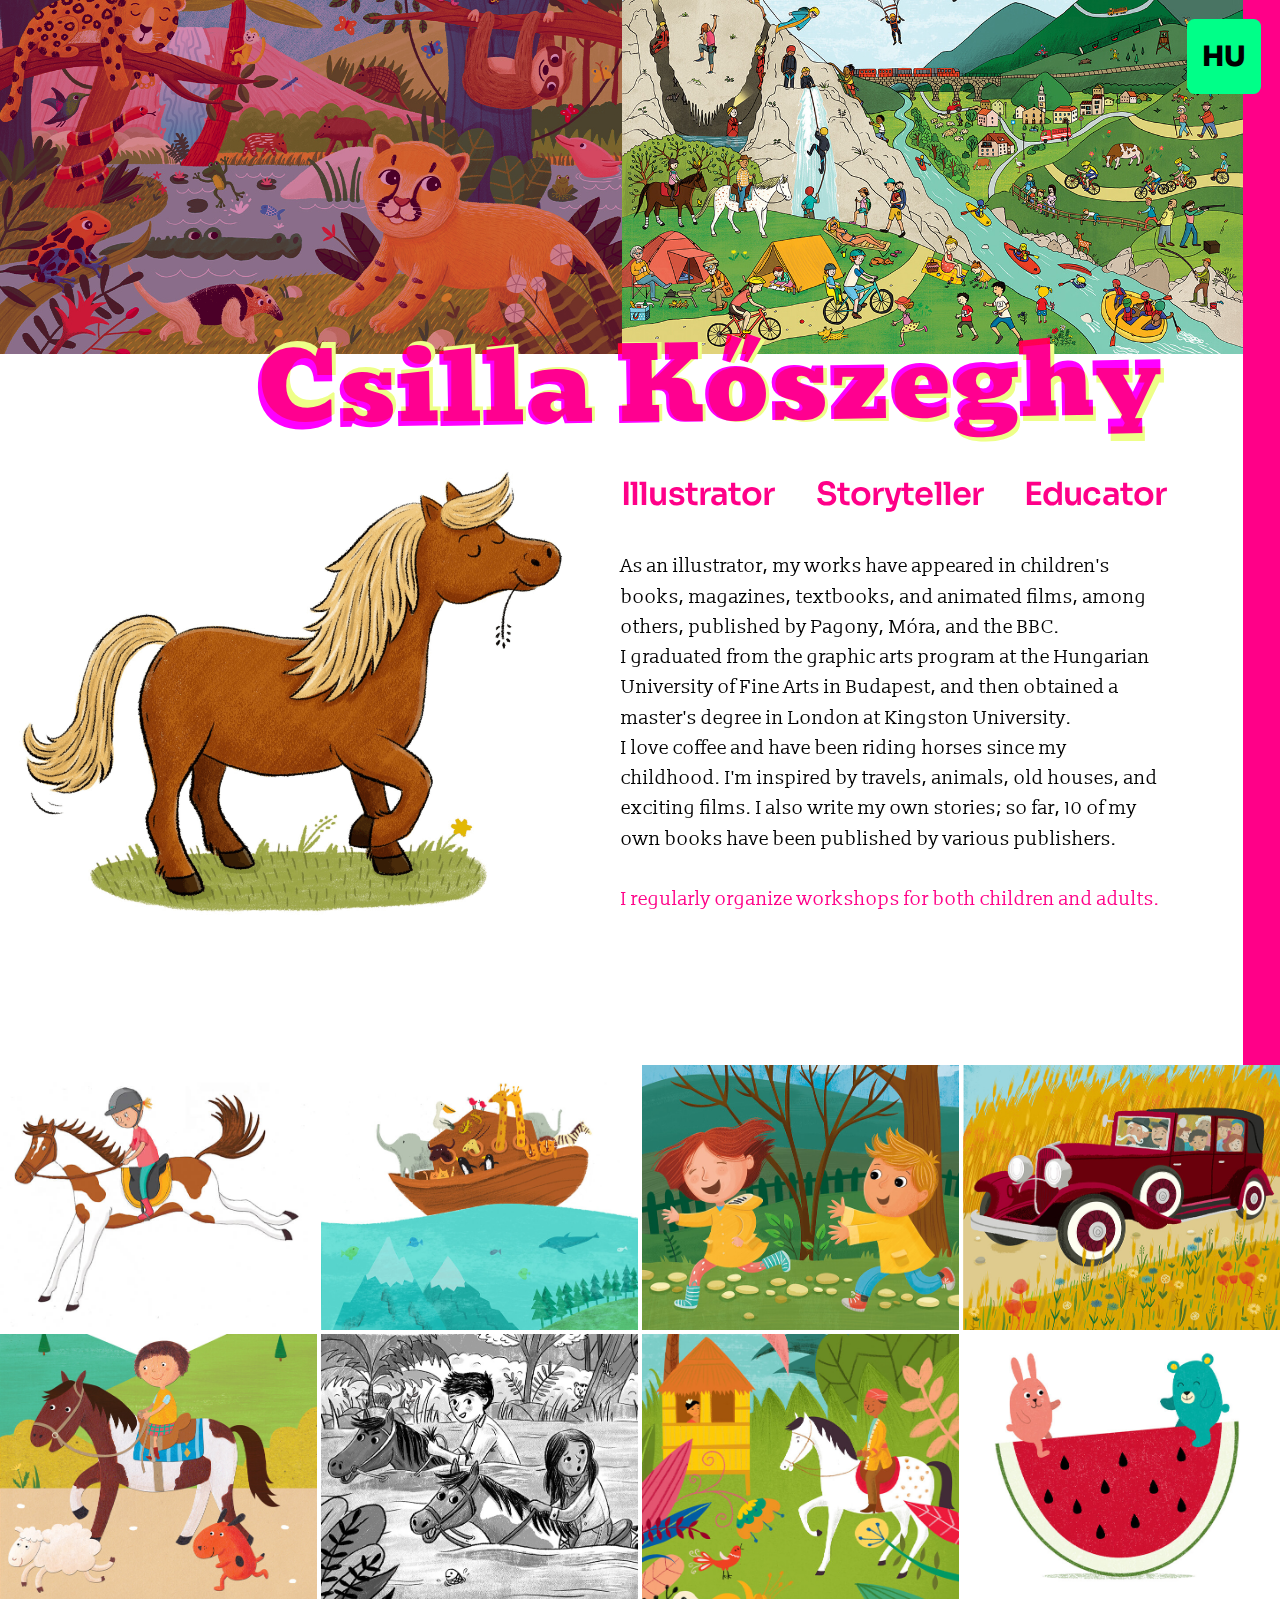
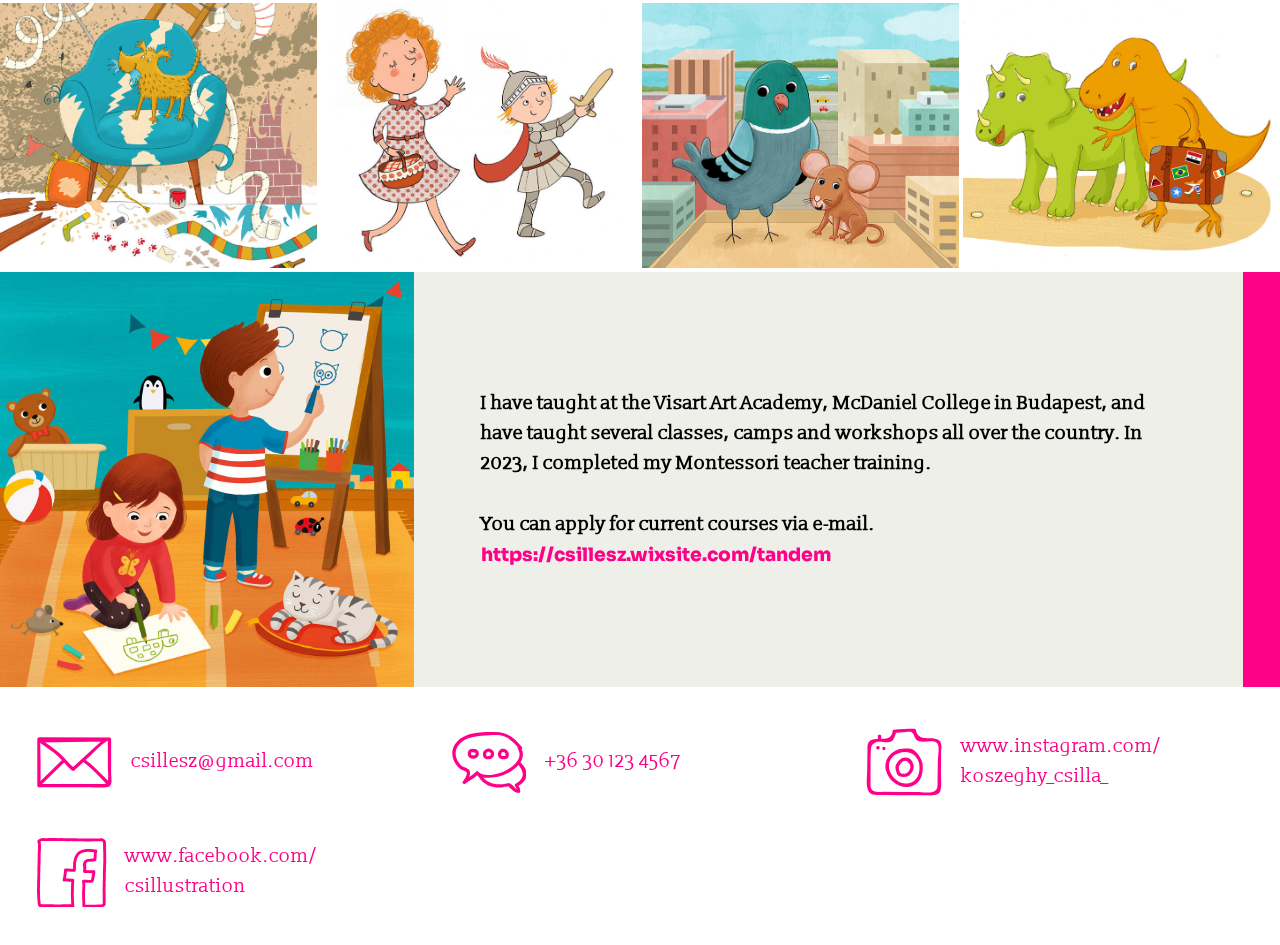
<file: index.html>
<!doctype html>
<html lang="en">

<head>
  <meta charset="utf-8">
  <meta name="viewport" content="width=device-width, initial-scale=1">
  <title>Csilla Kőszeghy</title>
  <link rel="stylesheet" href="css/csilla.css">
  <meta name="description" content="">

  <meta property="og:title" content="">
  <meta property="og:type" content="">
  <meta property="og:url" content="">
  <meta property="og:image" content="">

  <link rel="apple-touch-icon" sizes="180x180" href="/apple-touch-icon.png">
  <link rel="icon" type="image/png" sizes="32x32" href="/favicon-32x32.png">
  <link rel="icon" type="image/png" sizes="16x16" href="/favicon-16x16.png">
  <link rel="manifest" href="/site.webmanifest">

  <link rel="manifest" href="site.webmanifest">
  <meta name="theme-color" content="#fafafa">

  <link rel="preconnect" href="https://fonts.googleapis.com">
  <link rel="preconnect" href="https://fonts.gstatic.com" crossorigin>
  <link href="https://fonts.googleapis.com/css2?family=Bevan&family=Slabo+13px&family=Sora:wght@600;800&display=swap"
    rel="stylesheet">

</head>

<body>

  <header id="page-header">
    <section id="header-gallery">
      <a href="big-1.html">
        <img src="img/nagy1.jpg" alt="kép">
      </a>
      <a href="big-2.html">
        <img src="img/nagy2.jpg" alt="kép">
      </a>
    </section>
    <h1 class="en" title="Csilla Kőszeghy">Csilla Kőszeghy</h1>
    <h1 class="hu" title="Kőszeghy Csilla">Kőszeghy Csilla</h1>
    <div>
      <figure>
        <img src="img/lovacska.png" alt="lovacska">
      </figure>
      <div>
        <h2 class="en">
          <span>Illustrator</span>
          <span>Storyteller</span>
          <span>Educator</span>
        </h2>
        <h2 class="hu">
          <span>Illusztrátor</span>
          <span>Meseíró</span>
          <span>Tanár</span>
        </h2>
        <a href="#" class="lang hu"><span aria-hidden="true">EN</span><span class="vh">English site</span></a>
        <a href="#" class="lang en"><span aria-hidden="true">HU</span><span class="vh">Magyar oldal</span></a>
        <p class="about hu">  
          Illusztrátorként munkáim megjelentek gyermekkönyvekben, magazinokban,
          tankönyvekben és animációs filmekben többek közt a Pagony, a Móra és a BBC publikálásában.
          <br/>
          Budapesten képgrafika szakon végeztem, a Magyar Képzőművészeti Egyetemen,
          majd mester fokozatot szereztem Londonban a Kingston Universityn.
          <br/>
          Szeretem a kávét és gyerekkorom óta lovagolok. Inspirálnak az utazások,
          az állatok, a régi házak és az izgalmas filmek.
          Saját történeteket is írok, eddig 10 saját könyvem jelent meg különböző kiadóknál.
          <br/><br />
          <a href="#educator">Rendszeresen szervezek workshopokat gyerekeknek és felnőtteknek is.</a>
          
        </p>
        <p class="about en">
          As an illustrator, my works have appeared in children's books, magazines, textbooks, and animated films, among others,
          published by Pagony, Móra, and the BBC.
          <br/>
          I graduated from the graphic arts program at the Hungarian University of Fine
          Arts in Budapest, and then obtained a master's degree in London at Kingston University.
          <br/>
          I love coffee and have been riding horses since my childhood. I'm inspired by travels, animals, old houses, and exciting films. I also write my own
          stories; so far, 10 of my own books have been published by various publishers.
          <br/><br />
          <a href="#educator">I regularly organize workshops for both children and adults.</a>
        </p>
        
      </div>
    </div>


  </header>

  <section id="main-gallery">
    <a href="kockacukor.html">
      <img src="img/01.jpg" alt="Sugar Cube Riding School, Csilla Kőszeghy">
    </a>
    <a href="biblia.html">
      <img src="img/02.jpg" alt="Talking Bible, Csilla Kőszeghy">
    </a>
    <a href="zorka.html">
      <img src="img/03.jpg" alt="Making the World a More Beautiful Place, Csilla Kőszeghy">
    </a>
    <a href="balintgazda.html">
      <img src="img/04.jpg" alt="Bálint Gazda, Csilla Kőszeghy">
    </a>
    <a href="bumburi.html">
      <img src="img/05.jpg" alt="Bumburi, Csilla Kőszeghy">
    </a>
    <a href="feketefeher.html">
      <img src="img/06.jpg" alt="Black & White, Csilla Kőszeghy">
    </a>
    <a href="nepmesek.html">
      <img src="img/07.jpg" alt="international fairy tales, Csilla Kőszeghy">
    </a>
    <a href="koalakiflin.html">
      <img src="img/08.jpg" alt="Koala a kiflin, Csilla Kőszeghy">
    </a>
    <a href="moricka.html">
      <img src="img/09.jpg" alt="Móricka, Csilla Kőszeghy">
    </a>
    <a href="palipal.html">
      <img src="img/10.jpg" alt="Palipál - the Knight with Big Heart, Csilla Kőszeghy">
    </a>
    <a href="smallears.html">
      <img src="img/11.jpg" alt="Small Ears in a Big City, Csilla Kőszeghy">
    </a>
    <a href="dinok.html">
      <img src="img/12.jpg" alt="Two tiny dinosaurs, Csilla Kőszeghy">
    </a>
  </section>

  <section id="educator">
    <div>
    <img src="img/tanit.jpg" alt="Csilla Kőszeghy education tanítás">
    <p class="hu">
      Tanítottam a Visart Művészeti Akadémián, a McDaniel College Budapesten, valamint számos szakkört, tábort és workshopot tartottam
      országszerte.
      <br />
      A Helyszínezők művészeti szakkörömet 2009 óta vezetem. 2023-ban Montessori tanártovábbképzést végeztem.
      <br /><br />
      Az aktuális tanfolyamkra e&#8209;mailen lehet jelentkezni. 
      <a href="https://csillesz.wixsite.com/tandem">https://csillesz.wixsite.com/tandem</a>
    </p>
    <p class="en">
      I have taught at the Visart Art Academy, McDaniel College in Budapest, and have taught several classes, camps and workshops all
      over the country. In 2023, I completed my Montessori teacher training.
      <br /><br />
      You can apply for current courses via e&#8209;mail.
      <a href="https://csillesz.wixsite.com/tandem">https://csillesz.wixsite.com/tandem</a>
      
    </p>
    </div>
  </section>

  <footer id="page-footer">
    <div class="contacts">
      <a href="mailto:csillesz@gmail.com">
      <svg xmlns="http://www.w3.org/2000/svg" xml:space="preserve" viewBox="0 0 52 52"><path d="m2.3 10.7 48 .2-1-1.1v19c0 3 .6 6.8 0 9.6v2c-1.2.4-2.3.6-3.5.6H1.4l1.1 1.2V26l-.3-15.2c1.4-.4.8-2.6-.6-2.2l-.5.1c-.5.2-.9.6-.9 1.1v32.4c0 .6.6 1.1 1.2 1.1H37c3.8 0 8.3.6 12-.1 4.2-.8 2.6-6.3 2.6-9.5v-24c0-.5-.5-1-1.1-1L2.3 8.5c-1.5 0-1.5 2.2 0 2.2z"/><path d="M1.3 11.9c4.5 3.3 9.4 6.3 13.5 10.1 3.3 3.1 6 6.8 9.5 9.7.5.3 1.1.4 1.6 0l11-10.1c3.7-3.5 7.4-7.7 11.8-10.4 1-.6.6-2.1-.6-2.1L2 9.8c-1.5 0-1.5 2.3 0 2.3l46.2-.7-.5-2.1c-4 2.5-7.4 6.2-11 9.4L24.4 30H26c-4-3.2-6.8-7.4-10.7-10.7-4-3.4-8.5-6.3-12.8-9.4-1.1-.9-2.2 1-1 1.9z"/><path d="M31.9 25.6c6.4 4.4 11.6 10.5 17 16 1 1 2.6-.7 1.6-1.7-5.6-5.6-11-11.7-17.5-16.3-1.2-.8-2.3 1.1-1.1 2zM17.8 24l-16 15.6c-1 1 .5 2.6 1.6 1.6l16-15.7c1-1-.6-2.6-1.6-1.5z"/></svg>
      <span>csillesz@gmail.com</span>
      </a>
      <a href="tel:0036301234567">
      <svg xmlns="http://www.w3.org/2000/svg" xml:space="preserve" viewBox="0 0 52 52"><path d="M36.2 18.9c1 .3 1.3 1.3 1 2.2l-.2.5c.3-.2.2-.2-.2 0h-1.3c-.5 0-.8 0-1-.3-.3-.3-.4-1-.3-1.3 0-.3.5-1 .8-1.1.3-.2 1 0 1.3 0 1.4 0 1.4-2.2 0-2.3-1 0-2 0-2.8.6a4 4 0 0 0-1.5 2.5c-.4 2 .9 4 3 4.1 1 0 2 0 3-.3.8-.3 1.2-1 1.4-2 .6-2-.6-4-2.6-4.8-1.4-.5-2 1.7-.6 2.2zm-9.7.3c.8.1.7 1.4.3 1.9-.5.6-1.8.7-2.5.4-.5-.1-.4-.3-.5-.8v-1.1c.5-.7 1.6-1.3 2.3-.7 1.1.9 2.7-.7 1.6-1.6-1.9-1.5-4-1-5.5.8-.8.8-.7 1.9-.6 3 0 1 .5 2 1.6 2.4 1.8.8 4.5.3 5.6-1.4 1-1.8.6-4.6-1.7-5.1-1.4-.3-2 1.8-.6 2.2zm-10.8-.3c.7.1 1 1 .6 1.6-.3.8-1.4.6-2.2.6-.8-.2-1-.9-.8-1.7 0-.3.1-.3.6-.4h1c1 1 2.6-.6 1.6-1.7-1.3-1.3-4.4-.7-5.2.9-.8 1.7-.2 4.3 1.8 5 1.9.5 4.3.2 5.2-1.7 1-1.9 0-4.3-2-4.8-1.4-.3-2 1.8-.6 2.2z"/><path d="M45.8 16.5c4.3 7-3.8 13-9.3 15.7-4.2 2-14.6 4.6-18.2.4a1 1 0 0 0-1.6 0c-2.7 3-6 4.2-9 6.7l1.7 1.3c1.6-2.2 4.4-6.5 2.6-9.2-1.1-1.7-4.4-2-6-3.6-4-3.9-4.8-10-1.1-14.3 5-5.9 14.1-6 21.3-6.4 4.4-.2 8.7-.4 12.6 2 3.2 2 5.8 5 8.2 7.7 1 1.2 2.5-.4 1.6-1.5C43.3 9 38.2 4.7 29.8 4.8c-7 0-17.5 0-23.4 4.3-5 3.7-7.5 8.5-5.5 14.7 1 2.7 2.6 5 4.9 6.8.6.4 4 1.7 4.3 2.2 1 1.8-1.6 5.2-2.6 6.7-.8 1.1.8 2 1.7 1.3 3.1-2.5 6.3-3.6 9.1-6.6h-1.6c2.4 2.8 6.3 2.5 9.7 2.5 4.5-.1 8.5-1.2 12.6-3.3 6.7-3.4 13.5-10.4 8.8-18-.8-1.3-2.7-.1-2 1.1z"/><path d="M45.3 26.9c5 4.8 5.9 10.3-1.1 14-.5.2-.7 1-.4 1.5 3.6 5.3-1.4-.8-3-1.6-.7-.4-.7-.2-1.5-.3-1.1-.2-2.8.6-4 .7h-4.4a13 13 0 0 1-10.5-6.5c-.8-1.3-2.7-.1-2 1.1 3.6 6 9.3 7.9 16 7.7 1 0 4.4-1 5.2-.8-.9-.2 1.8 2 1.9 2 1.5 1.5 3 2.8 5.2 2.5.4 0 .9-.7.8-1.1a9 9 0 0 0-1.8-4.8l-.4 1.5c3.7-2 6.5-4.2 6.5-8.6 0-4.2-2-6.2-5-9-1-1-2.6.7-1.5 1.7z"/></svg>
      <span>+36 30 123 4567</span>
      </a>
      <a href="https://www.instagram.com/koszeghy_csilla_">
      <svg style="width: 5rem;" xmlns="http://www.w3.org/2000/svg" xml:space="preserve" viewBox="0 0 52 52"><path d="M25.2 25.6c2.4-1.2 3.8.3 4.8 2.3 1 2-.6 5.2-2.7 5.9-.8.2-2.3.2-3 0-1.2-.4-1.5-1.5-1.7-2.6-.2-1.2-.4-2 .3-3 .6-1 1.4-2 2.3-2.6 1.2-.8.1-2.8-1.1-2a11 11 0 0 0-3.6 4c-.7 1.6-.3 3.6.2 5.1.4 1.5 1 2.7 2.5 3.2a9 9 0 0 0 5.4-.2c2.7-1.4 5-5.6 3.6-8.6-.7-1.5-1.2-3-2.9-3.7a5.9 5.9 0 0 0-5.2.2c-1.3.7-.2 2.6 1.1 2z"/><path d="M36.2 26.7c1.5 6.9-1.5 14.5-9.7 14-5.1-.3-10.5-6-10.8-11-.5-6.9 5.1-10.4 11-10.6 5.2-.1 8.6 3.4 9.8 8.4.3 1.4 2.5.8 2.1-.6-.8-3.3-3-6.9-5.8-9-2.2-1.5-5.5-1.2-8.1-1-7.6.9-12.9 7.5-11 15.1 1.9 7 9 12.1 16 10.9 8-1.5 10.1-10 8.7-16.8-.3-1.4-2.5-.8-2.2.6zM8 17.4h.3c1.5 0 1.5-2.3 0-2.3H8c-1.4 0-1.4 2.3 0 2.3zm4.2.5c1.5 0 1.5-2.3 0-2.3-1.4 0-1.4 2.3 0 2.3z"/><path d="m19.1 6.2 6-.6c1 0 4.8-.6 5.8-.2 2 1 1.9 3.3 3.2 5 3.2 4 12.8-1.1 15 3.5 1.1 2.7 0 8.6 0 11.4l-.2 10.4v4.7c-.1 3-.1 4.9-3.5 6-3.2 1-8 0-11.4 0-7.3 0-14.6 0-21.9-.2-1.6 0-4.4.5-6-.1-3.4-1.3-3-3.5-3-6.4V28.4c0-3.5 0-7 .2-10.4.1-2.7.8-4.4 3.5-5.6 1.5-.6 4.1 0 5.8 0 6.1 0 5.6-.6 8-6.5.5-1.3-1.7-1.9-2.2-.6-1.4 3.4-2 4.3-5.8 4.8-2 .2-3.9 0-5.8.1-1.8.2-3.7.4-4.8 2-1.3 1.7-1 4.7-1 6.7L.8 32.2c0 3.8-1.7 13.5 3 15.7 2.3 1.1 5.9.5 8.3.6a1270.7 1270.7 0 0 0 27.8.2c2.7 0 6.4.5 9-.8 1.2-.7 1.7-1.5 2-2.9 1-3.6.2-8.4.3-12.1l.1-13.2c0-2.3.7-5.6-.6-7.7-1-1.4-2.2-1.7-3.8-2-5.5-.8-11.3 1.4-12.9-6-.1-.4-.6-.8-1-.8-4.7 0-9.3.2-13.9.8-1.4.1-1.4 2.4 0 2.2z"/><path d="M8.1 8.3v1.8c0 1.5 2.3 1.5 2.3 0V8.3C10.4 7 8 7 8 8.3z"/></svg>
      <span>www.instagram.com/&#x200B;koszeghy_csilla_</span>
      </a>
      <a href="https://www.facebook.com/profile.php?id=100036408286610">
      <svg xmlns="http://www.w3.org/2000/svg" xml:space="preserve" viewBox="-207 42 480 484"><path d="M273 159a2821 2821 0 0 1-1-25V98a844 844 0 0 0-1-16c2-8 0-17-5-24-4-6-11-11-19-13l-3-1h-9l-9 1h-18a770 770 0 0 0-18 0h-8l-10 1h-44l-10-1h-9a197 197 0 0 1-18 0H73l-9-1H37l-10-1-9 1H1l-10-1h-18l-9-1h-9l-10 1h-8l-9-1a129 129 0 0 0-19 0 853 853 0 0 1-18 0h-18a601 601 0 0 1-11 1h-13a225 225 0 0 0-26 0c-9 2-16 6-22 12-9 9-4 21-1 27v6a639 639 0 0 1-1 46v9l-1 9v18a1764 1764 0 0 0-1 55v9l-1 9v37a486 486 0 0 1-1 37v8a216 216 0 0 0-1 28v19a215 215 0 0 1-1 18v19a247 247 0 0 0 1 19v18l1 11a220 220 0 0 1 1 15l1 12v5l2 13a22 22 0 0 0 23 20h45a281 281 0 0 1 18 0h18l10 1h18a1175 1175 0 0 0 29 0l8-1H5a232 232 0 0 1 19 0h18a10 10 0 0 0 10-13c-2-5-2-12-2-18v-1a375 375 0 0 0-1-17v-10a294 294 0 0 0-1-15v-33l1-10v-9a381 381 0 0 0 0-18l1-8v-17l1-8v-11a10 10 0 0 0-14-8l-3-1a137 137 0 0 0-25-2H4l-10-1v-3l3-16 1-10 1-7 1-7v-5h9l9 1 10 1h24c5 0 10-4 10-9l1-15v-22l1-10v-2l2-15 1-3 1-4v-3c1-5 3-11 6-16 2-6 6-11 9-15l12-12 4-1 5-3 11-4 12-3h7l11-1h4a262 262 0 0 1 39 3 152 152 0 0 0-1 20l-1 12v4a244 244 0 0 1-2 8h-6a740 740 0 0 0-31 2c-9 0-18 4-23 11a11 11 0 0 0-5 4l-4 9v2l-1 3c-2 4-4 9-2 15l2 18a290 290 0 0 1-1 21v4c0 5 4 10 9 10l19 1a398 398 0 0 1 35 1 696 696 0 0 1-6 36l-2 9v2h-13l-19-1h-1l-20-1c-3 0-6 2-7 4s-3 5-3 8l3 18v13a319 319 0 0 0-1 26l-1 8v45a651 651 0 0 0 1 21v10l1 11v21c0 5 4 9 10 9h17l7 1h11l10-1a300 300 0 0 1 15 0h27l8-1h10a977 977 0 0 1 17-1c10 0 20-5 27-14l2-6a314 314 0 0 0 0-19v-10l-1-9 1-9v-37l-1-10v-18l1-10v-18a279 279 0 0 1 0-19l1-9v-45l1-10v-26l1-10v-18l1-11a1917 1917 0 0 1 0-20v-36zm-20 22v14a1859 1859 0 0 1 0 20l-1 10v19l-1 9a371 371 0 0 0 0 27l-1 9a452 452 0 0 0 0 19v27a259 259 0 0 1-1 18v27a280 280 0 0 0-1 29l1 10v37l-1 10 1 9v24c-3 3-6 4-9 4l-11 1a958 958 0 0 0-42 1h-25a250 250 0 0 1-26 0h-8v-11l-1-11v-10l-1-13v-24a125 125 0 0 0 0-16v-10l1-9 1-20v-6a147 147 0 0 0-1-24l7 1h1a380 380 0 0 0 40 0c4-1 8-3 10-8l2-6a25 25 0 0 1 0-2l2-9 3-11a605 605 0 0 0 6-40 10 10 0 0 0-14-10h-6a235 235 0 0 0-25-1h-12l-7-1a361 361 0 0 0 0-45v-2l1-1a11 11 0 0 0 5-5c1-3 5-4 8-4h1l11-1h4l15-1h6l10-1c4 0 8-3 9-8l2-18v-3l1-14v-7l2-15a10 10 0 0 0-7-17 114 114 0 0 1-18-2l-20-2h-19l-13 1a295 295 0 0 1-7 1 84 84 0 0 0-31 9l-4 1-6 4c-7 4-12 10-16 16a88 88 0 0 0-20 42v2l-2 9-2 11v3l-1 13a345 345 0 0 1 0 12v14a178 178 0 0 1-23-1l-10-1h-21a10 10 0 0 0-8 13v1l-1 9-1 7-1 7-1 9-2 15-3 11-1 5a10 10 0 0 0 15 11h6l10 1h5a267 267 0 0 0 24 2l-1 7v17l-1 9v26l-1 10v25a198 198 0 0 0 1 18v17l1 11v6l1 11h-54a233 233 0 0 1-27 1 1500 1500 0 0 0-18 0h-19l-9-1h-73a576 576 0 0 0-12-2l-2-13v-5a221 221 0 0 1-2-19v-8l-1-10v-18a337 337 0 0 0-1-26v-10l1-10v-9a199 199 0 0 0 0-18 7550 7550 0 0 1 1-19v-28a149 149 0 0 1 0-18l1-9v-36l1-9v-9a635 635 0 0 0 1-19v-55l1-8a359 359 0 0 0 1-47V79l-1-5-3-5c3-3 6-5 11-6a84 84 0 0 1 21 0l17-1h62l9 1h10a129 129 0 0 1 18-1l9 1h8a239 239 0 0 0 19 1h19l8-1 9 1h18a510 510 0 0 1 18 1h37a202 202 0 0 1 17 1h46l11-1h34a157 157 0 0 0 25-1c3 1 6 3 7 6l3 6-1 4v7a808 808 0 0 1 1 40v8l1 9v37z"/></svg>
      <span>www.facebook.com/&#x200B;csillustration</span>
      </a>
    </div>
    
  </footer>
  <script src="js/dyna.js"></script>

</body>

</html>
</file>
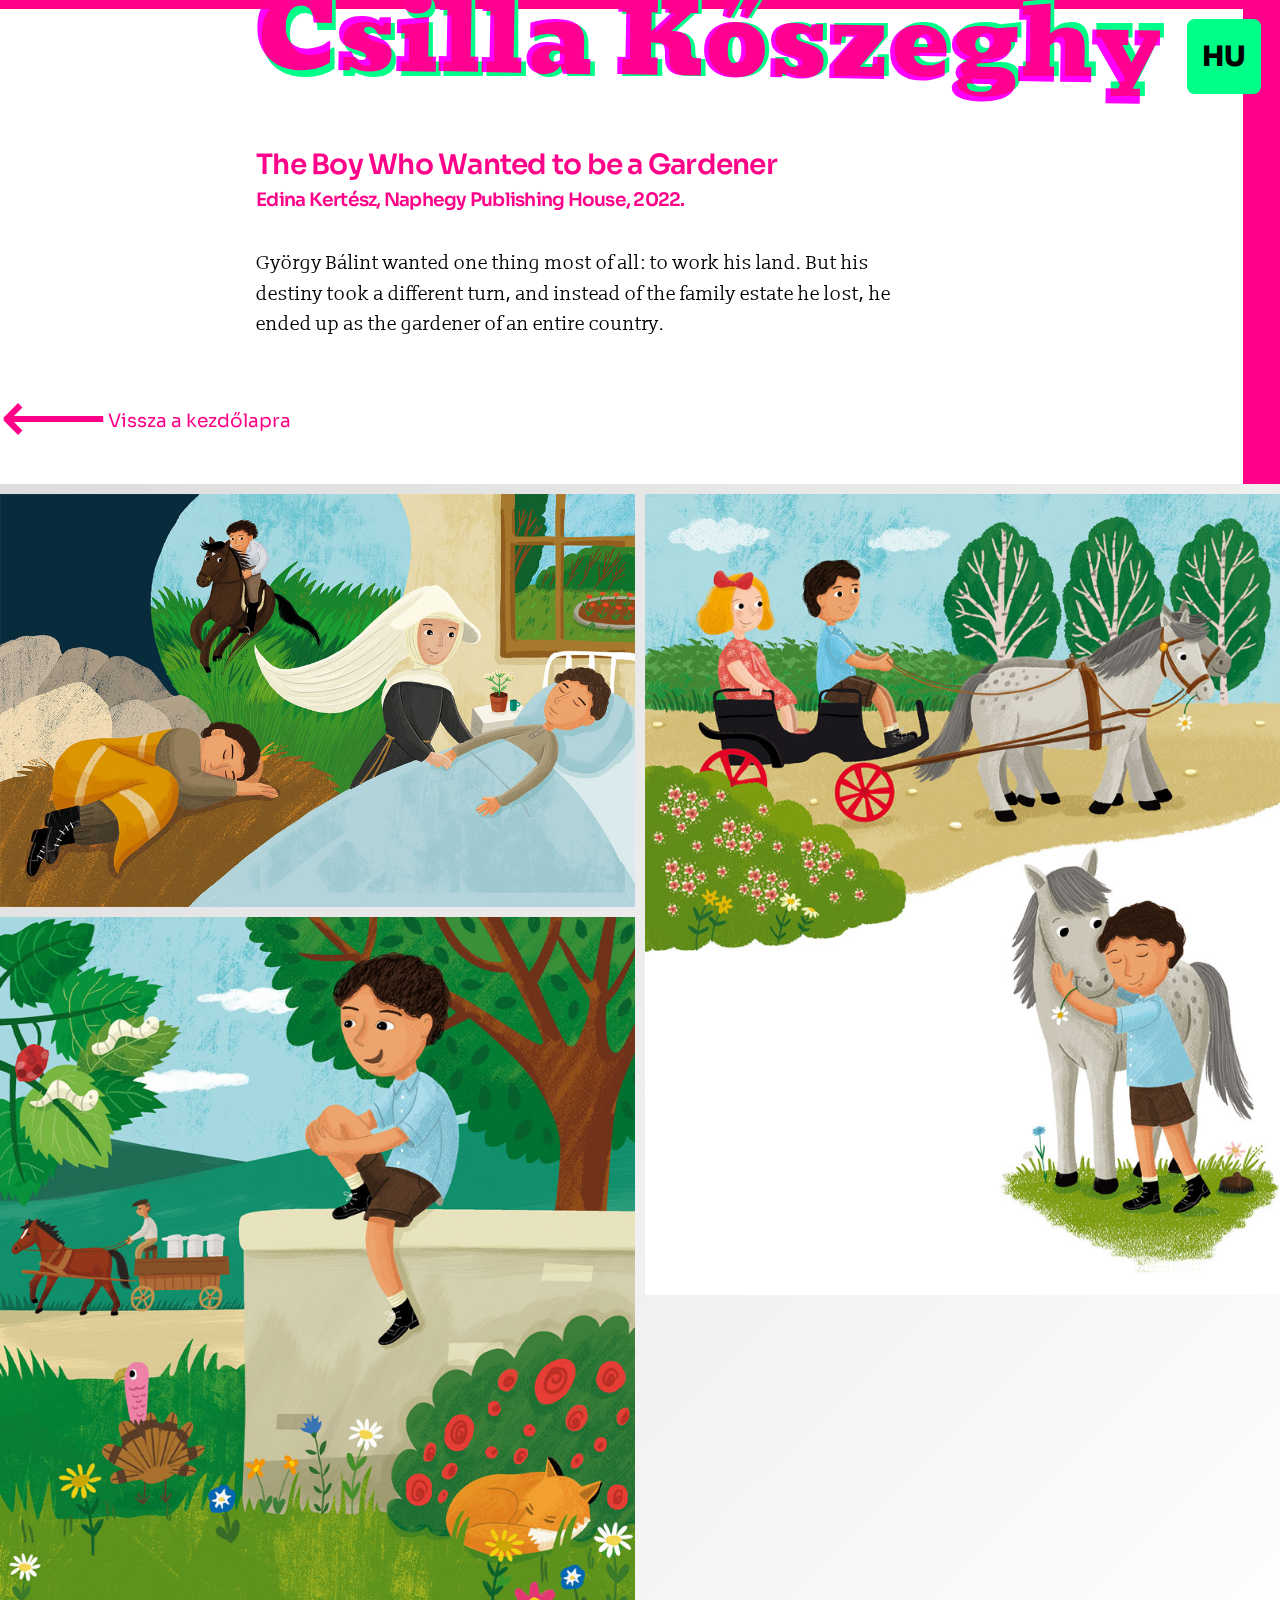
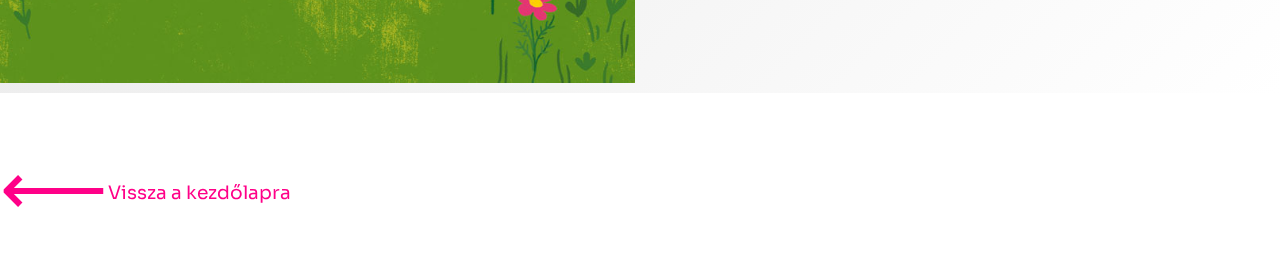
<file: balintgazda.html>
<!doctype html>
<html lang="en">

<head>
  <meta charset="utf-8">
  <meta name="viewport" content="width=device-width, initial-scale=1">
  <title>Csilla Kőszeghy</title>
  <link rel="stylesheet" href="css/csilla.css">
  <meta name="description" content="">

  <meta property="og:title" content="">
  <meta property="og:type" content="">
  <meta property="og:url" content="">
  <meta property="og:image" content="">

  <link rel="icon" href="/favicon.ico" sizes="any">
  <link rel="icon" href="/icon.svg" type="image/svg+xml">
  <link rel="apple-touch-icon" href="icon.png">

  <link rel="manifest" href="site.webmanifest">
  <meta name="theme-color" content="#fafafa">

  <link rel="preconnect" href="https://fonts.googleapis.com">
  <link rel="preconnect" href="https://fonts.gstatic.com" crossorigin>
  <link href="https://fonts.googleapis.com/css2?family=Bevan&family=Slabo+13px&family=Sora:wght@600;800&display=swap"
    rel="stylesheet">

</head>

<body class="item">

  <header id="page-header">
    <a href="./index.html">
    <h1 class="en" title="Csilla Kőszeghy">Csilla Kőszeghy</h1>
    <h1 class="hu" title="Kőszeghy Csilla">Kőszeghy Csilla</h1>
    </a>
    <h2 class="hu">A fiú, aki kertész akart lenni<span class="meta">Kertész Edina, Naphegy Kiadó, 2022.</span></h2>
    <h2 class="en">The Boy Who Wanted to be a Gardener<span class="meta">Edina Kertész, Naphegy Publishing House, 2022.</span></h2>
    <div class="description">
      <p class="hu">Bálint György legjobban egy dologra vágyott: hogy a földjét művelhesse. Ám a sorsa másfelé kanyargott, és a családi
    birtok helyett, amit elveszített, végül egy egész ország kertésze lett.</p>
      <p class="en">György Bálint wanted one thing most of all: to work his land. But his destiny took a different turn, and instead of the
    family estate he lost, he ended up as the gardener of an entire country.</p>
    </div>
    <a href="./index.html" class="home"><span>⟵</span> Vissza a kezdőlapra</a>
    <div>
      <div>
        <a href="#" class="lang hu"><span aria-hidden="true">EN</span><span class="vh">English site</span></a>
        <a href="#" class="lang en"><span aria-hidden="true">HU</span><span class="vh">Magyar oldal</span></a>
      </div>
    </div>
  </header>

  <main>
    <div id="gallery">
      <img src="img/balintgazda-1.jpg" alt="Csilla Kőszeghy">
      <img src="img/balintgazda-2.jpg" alt="Csilla Kőszeghy">
      <img src="img/balintgazda-3.jpg" alt="Csilla Kőszeghy">
    </div>
    <a href="./index.html" class="home"><span>⟵</span> Vissza a kezdőlapra</a>
  </main>

  <script src="js/dyna.js"></script>

</body>

</html>
</file>
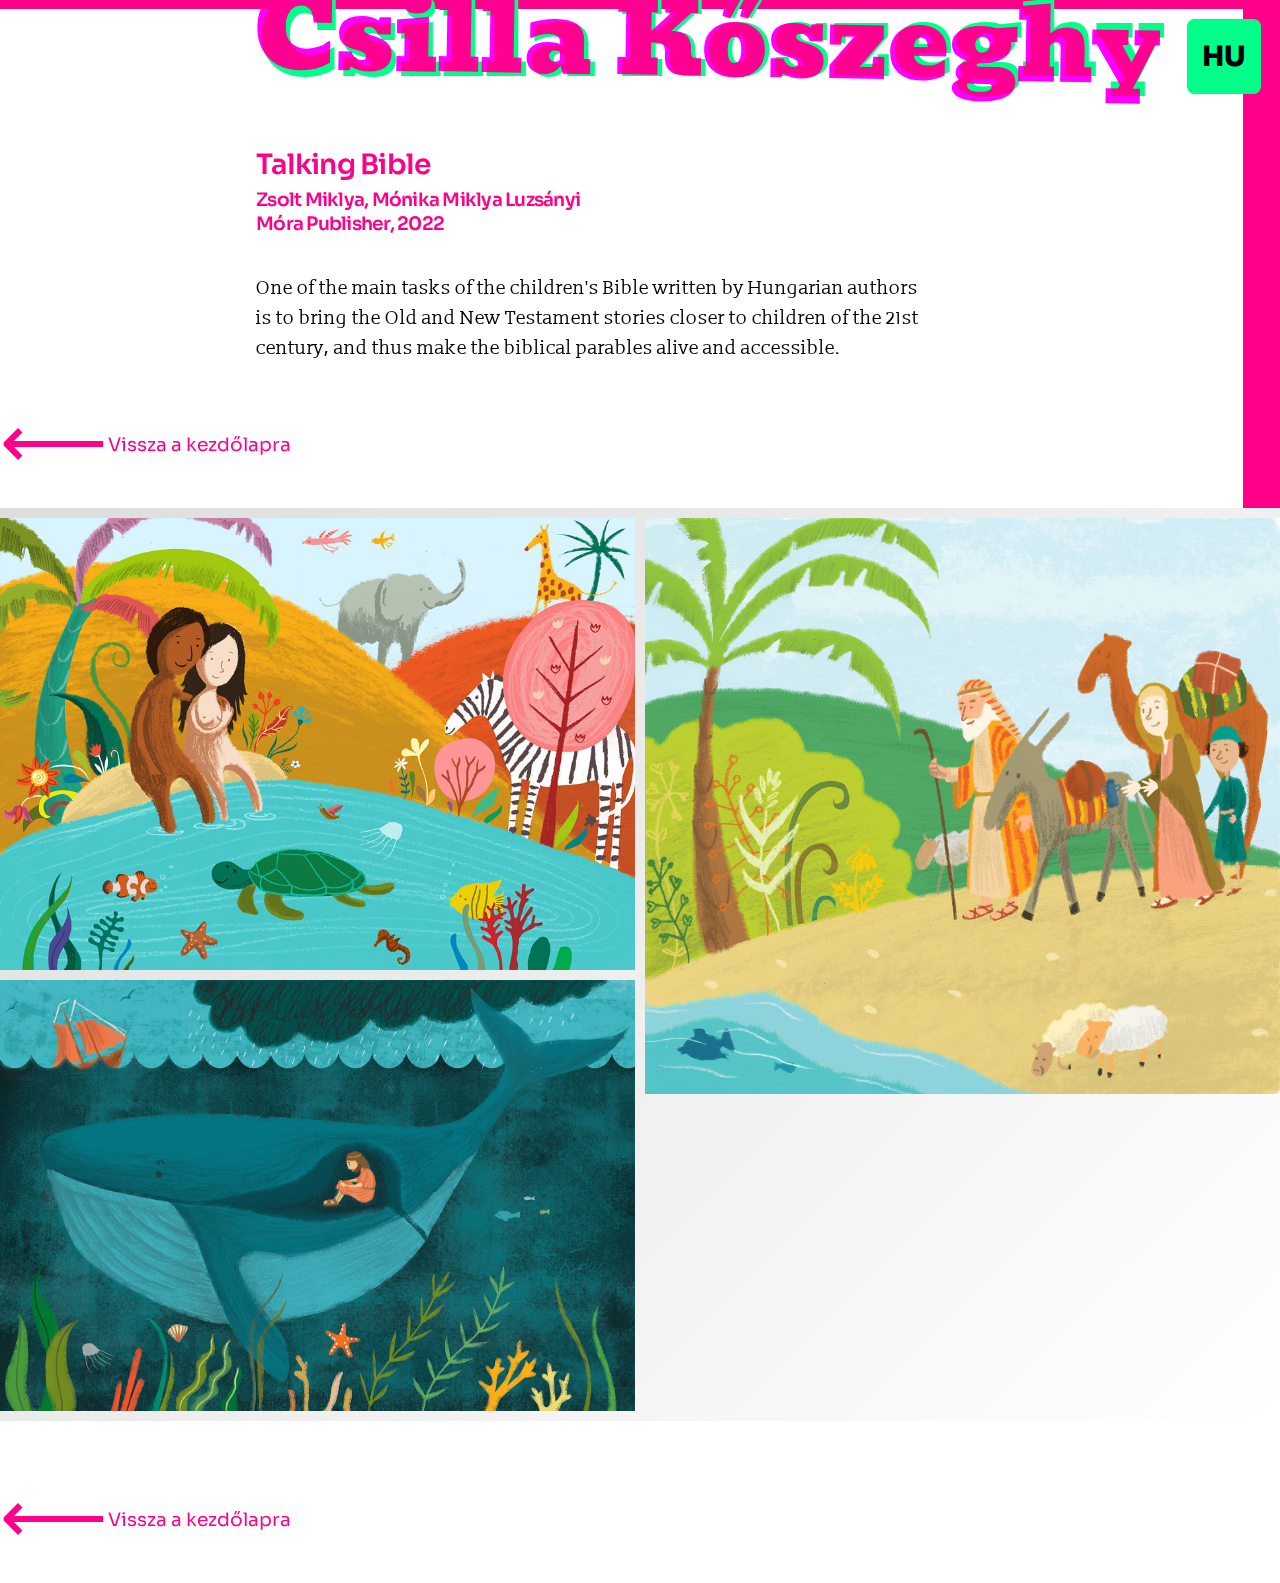
<file: biblia.html>
<!doctype html>
<html lang="en">

<head>
  <meta charset="utf-8">
  <meta name="viewport" content="width=device-width, initial-scale=1">
  <title>Csilla Kőszeghy</title>
  <link rel="stylesheet" href="css/csilla.css">
  <meta name="description" content="">

  <meta property="og:title" content="">
  <meta property="og:type" content="">
  <meta property="og:url" content="">
  <meta property="og:image" content="">

  <link rel="icon" href="/favicon.ico" sizes="any">
  <link rel="icon" href="/icon.svg" type="image/svg+xml">
  <link rel="apple-touch-icon" href="icon.png">

  <link rel="manifest" href="site.webmanifest">
  <meta name="theme-color" content="#fafafa">

  <link rel="preconnect" href="https://fonts.googleapis.com">
  <link rel="preconnect" href="https://fonts.gstatic.com" crossorigin>
  <link href="https://fonts.googleapis.com/css2?family=Bevan&family=Slabo+13px&family=Sora:wght@600;800&display=swap"
    rel="stylesheet">

</head>

<body class="item">

  <header id="page-header">
    <a href="./index.html">
    <h1 class="en" title="Csilla Kőszeghy">Csilla Kőszeghy</h1>
    <h1 class="hu" title="Kőszeghy Csilla">Kőszeghy Csilla</h1>
    </a>
    <h2 class="hu">Beszélgető Biblia<span class="meta">Miklya Zsolt, Miklya Luzsányi Mónika<br/>Móra Ferenc Ifjúsági Könyvkiadó, 2022</span></h2>
    <h2 class="en">Talking Bible<span class="meta">Zsolt Miklya, Mónika Miklya Luzsányi<br/>Móra Publisher, 2022</span></h2>
    <div class="description">
      <p class="hu">A magyar szerzők által írt gyermekbiblia egyik fő feladata, hogy a 21. századi gyerekek számára közel hozza az ó- és
    újszövetségi történeteket, és ezzel elevenné, átélhetővé tegye a bibliai példákat.</p>
      <p class="en">One of the main tasks of the children's Bible written by Hungarian authors is to bring the Old and New Testament stories
    closer to children of the 21st century, and thus make the biblical parables alive and accessible.</p>
    </div>
    <a href="./index.html" class="home"><span>⟵</span> Vissza a kezdőlapra</a>
    <div>
      <div>
        <a href="#" class="lang hu"><span aria-hidden="true">EN</span><span class="vh">English site</span></a>
        <a href="#" class="lang en"><span aria-hidden="true">HU</span><span class="vh">Magyar oldal</span></a>
      </div>
    </div>
  </header>

  <main>
    <div id="gallery">
      <img src="img/biblia-1.jpg" alt="Csilla Kőszeghy">
      <img src="img/biblia-2.jpg" alt="Csilla Kőszeghy">
      <img src="img/biblia-3.jpg" alt="Csilla Kőszeghy">
    </div>
    <a href="./index.html" class="home"><span>⟵</span> Vissza a kezdőlapra</a>
  </main>

  <script src="js/dyna.js"></script>

</body>

</html>
</file>
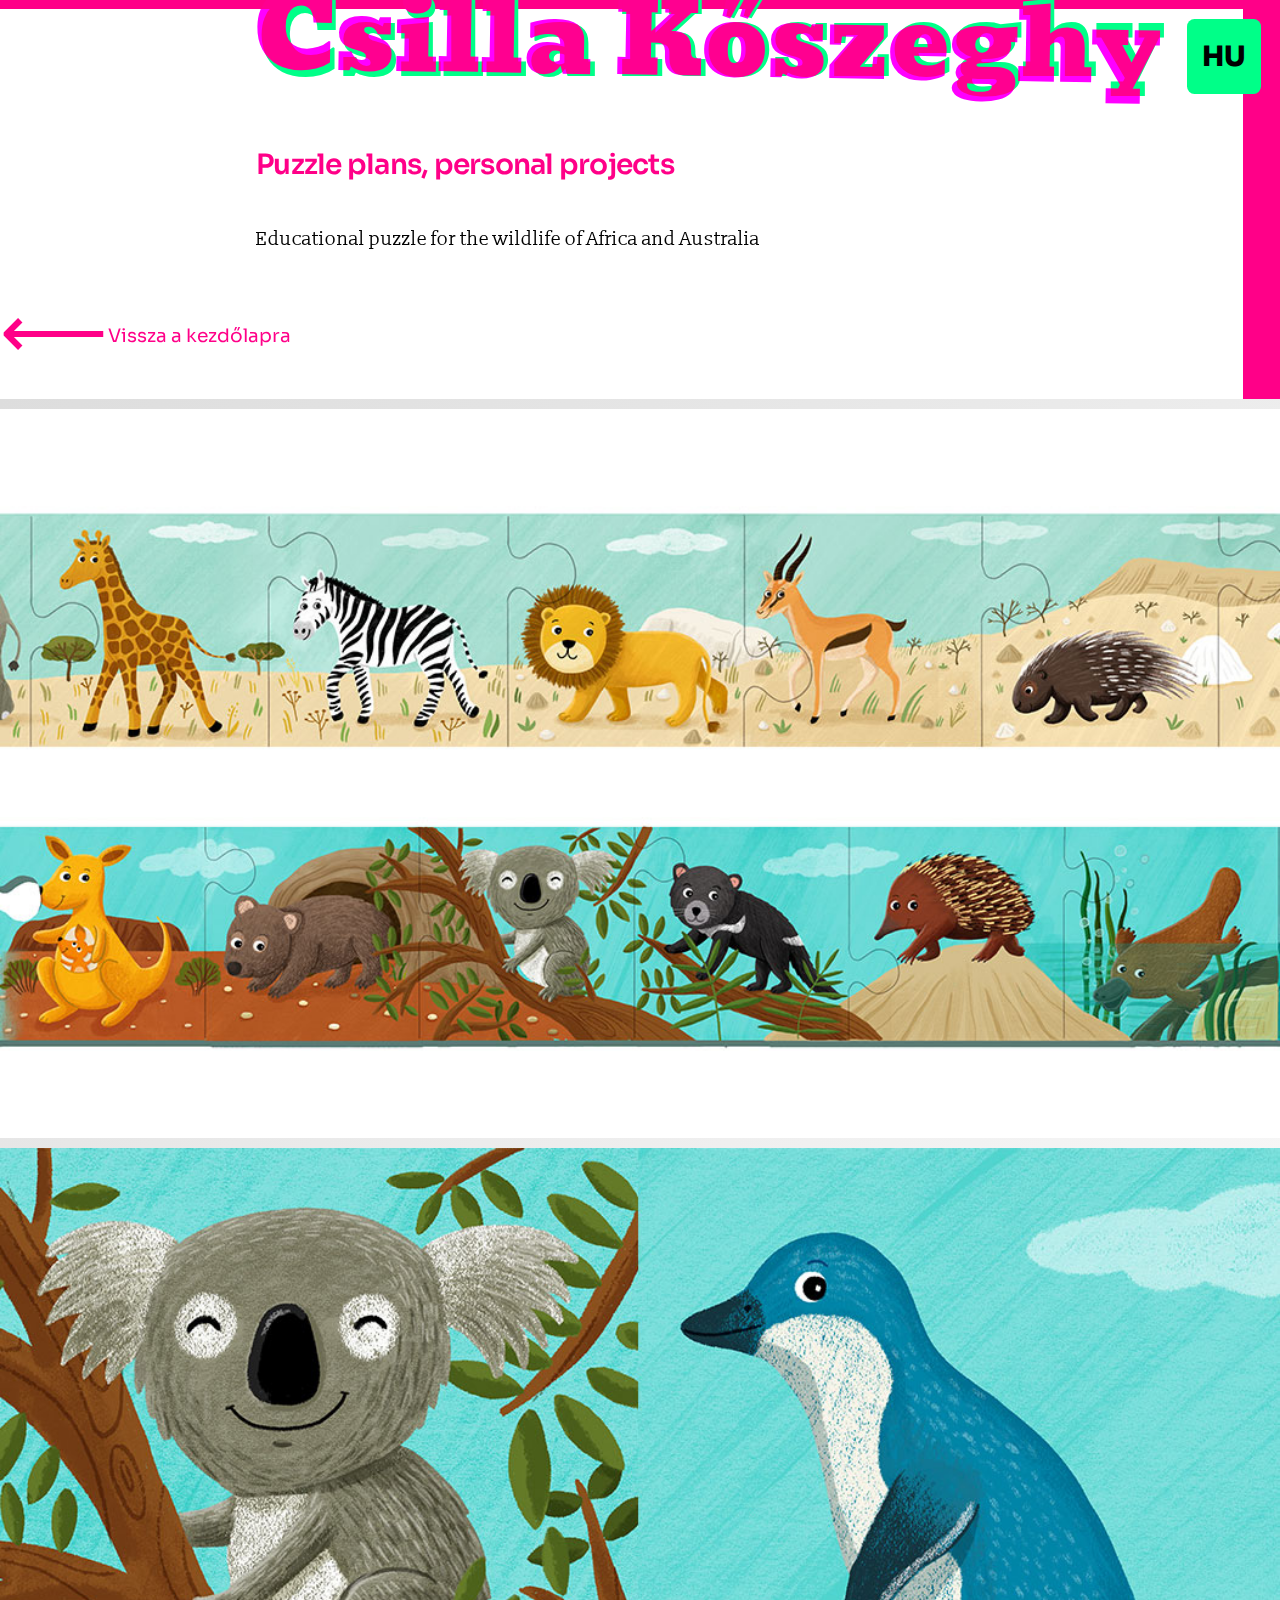
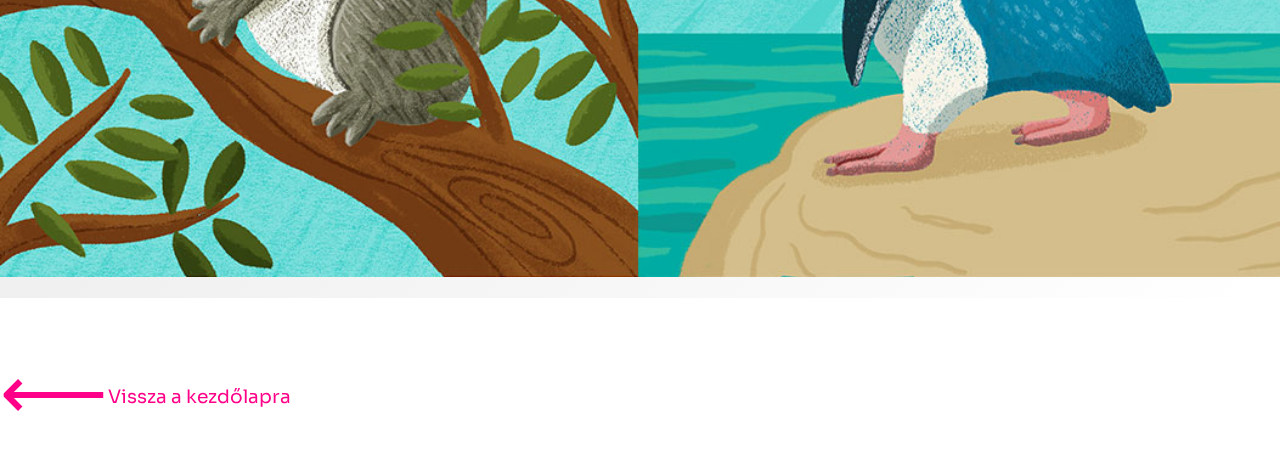
<file: big-1.html>
<!doctype html>
<html lang="en">

<head>
  <meta charset="utf-8">
  <meta name="viewport" content="width=device-width, initial-scale=1">
  <title>Csilla Kőszeghy</title>
  <link rel="stylesheet" href="css/csilla.css">
  <meta name="description" content="">

  <meta property="og:title" content="">
  <meta property="og:type" content="">
  <meta property="og:url" content="">
  <meta property="og:image" content="">

  <link rel="icon" href="/favicon.ico" sizes="any">
  <link rel="icon" href="/icon.svg" type="image/svg+xml">
  <link rel="apple-touch-icon" href="icon.png">

  <link rel="manifest" href="site.webmanifest">
  <meta name="theme-color" content="#fafafa">

  <link rel="preconnect" href="https://fonts.googleapis.com">
  <link rel="preconnect" href="https://fonts.gstatic.com" crossorigin>
  <link href="https://fonts.googleapis.com/css2?family=Bevan&family=Slabo+13px&family=Sora:wght@600;800&display=swap"
    rel="stylesheet">

</head>

<body class="item">

  <header id="page-header">
    <a href="./index.html">
    <h1 class="en" title="Csilla Kőszeghy">Csilla Kőszeghy</h1>
    <h1 class="hu" title="Kőszeghy Csilla">Kőszeghy Csilla</h1>
    </a>
    <h2 class="hu">Puzzle tervek, személyes munka</h2>
    <h2 class="en">Puzzle plans, personal projects</h2>
    <div class="description">
      <p class="hu">Afrika és ausztrália élővilágához készült edukációs puzzle</p>
      <p class="en">Educational puzzle for the wildlife of Africa and Australia</p>
    </div>
    <a href="./index.html" class="home"><span>⟵</span> Vissza a kezdőlapra</a>
    <div>
      <div>
        <a href="#" class="lang hu"><span aria-hidden="true">EN</span><span class="vh">English site</span></a>
        <a href="#" class="lang en"><span aria-hidden="true">HU</span><span class="vh">Magyar oldal</span></a>
      </div>
    </div>
  </header>

  <main>
    <div id="gallery" class="nocols">
      <img src="img/puzzle-1.jpg" alt="Csilla Kőszeghy, puzzle">
      <img src="img/puzzle-2.jpg" alt="Csilla Kőszeghy, puzzle">
    </div>
    <a href="./index.html" class="home"><span>⟵</span> Vissza a kezdőlapra</a>
  </main>

  <script src="js/dyna.js"></script>

</body>

</html>
</file>
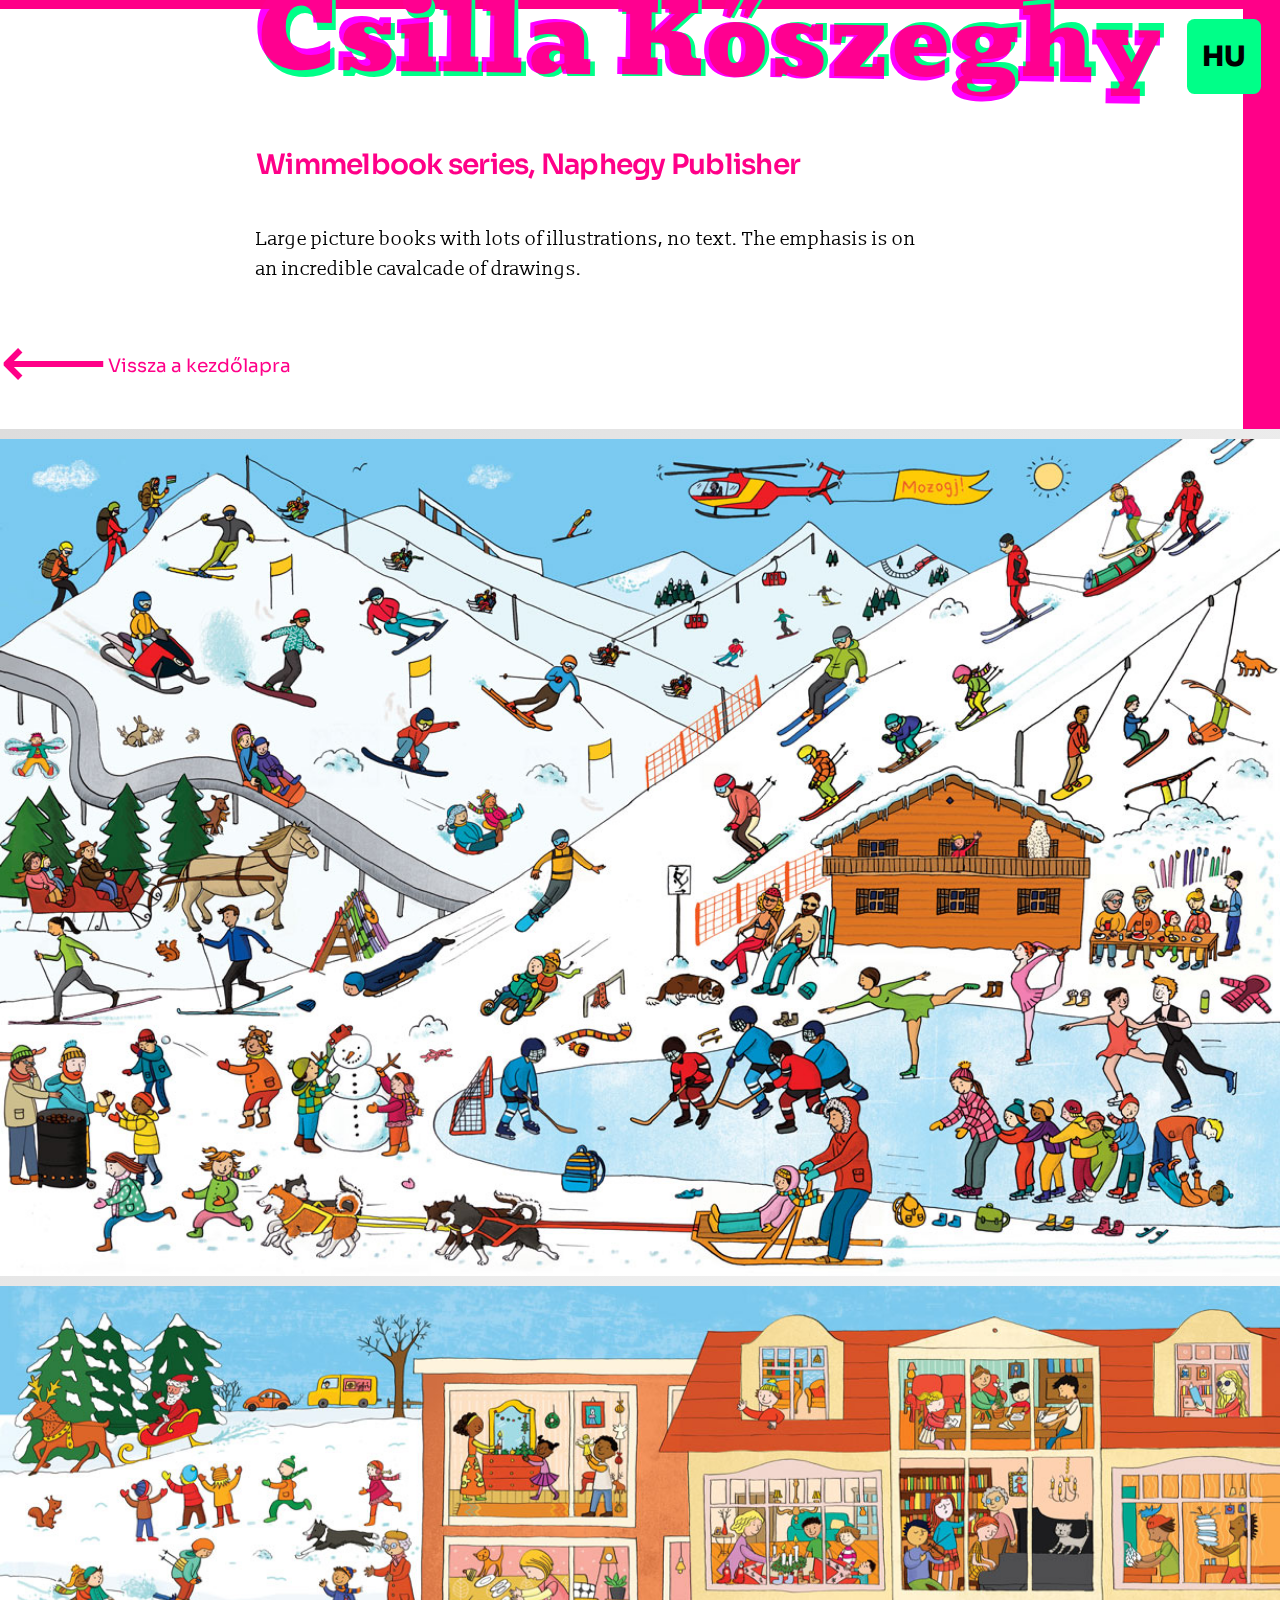
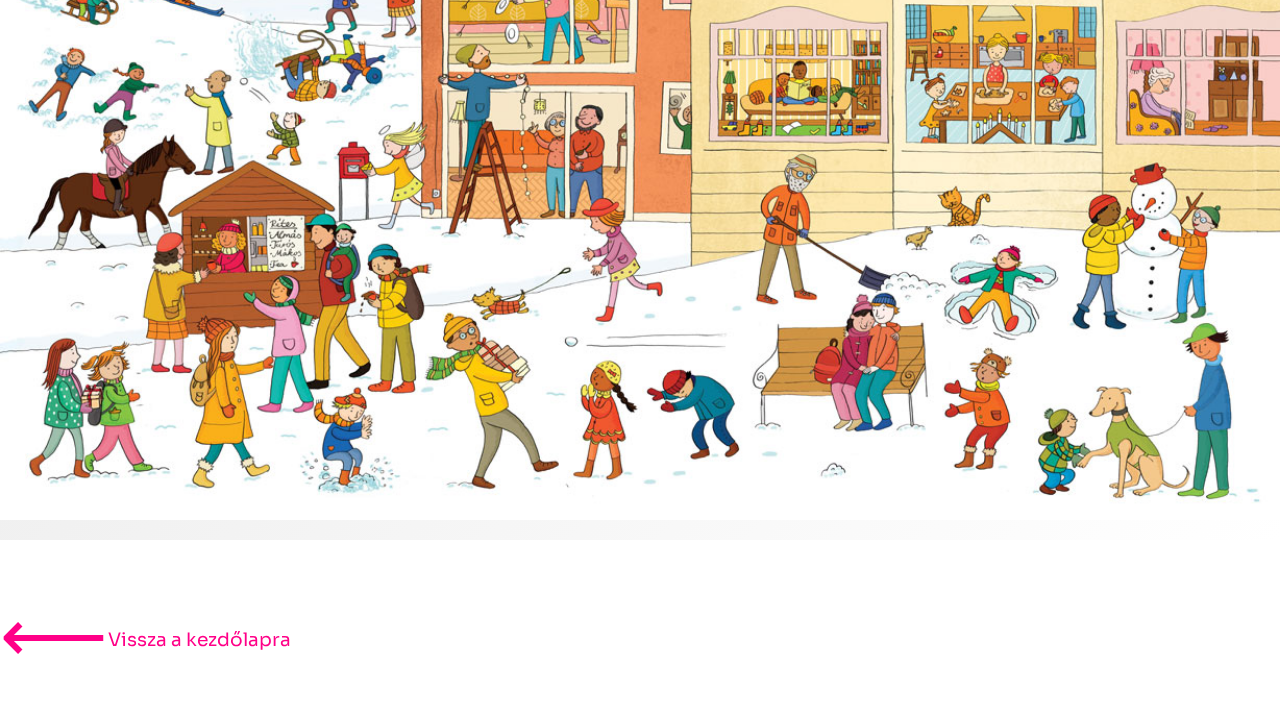
<file: big-2.html>
<!doctype html>
<html lang="en">

<head>
  <meta charset="utf-8">
  <meta name="viewport" content="width=device-width, initial-scale=1">
  <title>Csilla Kőszeghy</title>
  <link rel="stylesheet" href="css/csilla.css">
  <meta name="description" content="">

  <meta property="og:title" content="">
  <meta property="og:type" content="">
  <meta property="og:url" content="">
  <meta property="og:image" content="">

  <link rel="icon" href="/favicon.ico" sizes="any">
  <link rel="icon" href="/icon.svg" type="image/svg+xml">
  <link rel="apple-touch-icon" href="icon.png">

  <link rel="manifest" href="site.webmanifest">
  <meta name="theme-color" content="#fafafa">

  <link rel="preconnect" href="https://fonts.googleapis.com">
  <link rel="preconnect" href="https://fonts.gstatic.com" crossorigin>
  <link href="https://fonts.googleapis.com/css2?family=Bevan&family=Slabo+13px&family=Sora:wght@600;800&display=swap"
    rel="stylesheet">

</head>

<body class="item">

  <header id="page-header">
    <a href="./index.html">
    <h1 class="en" title="Csilla Kőszeghy">Csilla Kőszeghy</h1>
    <h1 class="hu" title="Kőszeghy Csilla">Kőszeghy Csilla</h1>
    </a>
    <h2 class="hu">Böngésző sorozat, Naphegy Kiadó</h2>
    <h2 class="en">Wimmelbook series, Naphegy Publisher</h2>
    <div class="description">
      <p class="hu">Nagyalakú képeskönyvek rengeteg illusztrációval, szöveg nélkül. A hangsúly a rajzok hihetetlen kavalkádján van.</p>
      <p class="en">Large picture books with lots of illustrations, no text. The emphasis is on an incredible cavalcade of drawings.</p>
    </div>
    <a href="./index.html" class="home"><span>⟵</span> Vissza a kezdőlapra</a>
    <div>
      <div>
        <a href="#" class="lang hu"><span aria-hidden="true">EN</span><span class="vh">English site</span></a>
        <a href="#" class="lang en"><span aria-hidden="true">HU</span><span class="vh">Magyar oldal</span></a>
      </div>
    </div>
  </header>

  <main>
    <div id="gallery" class="nocols">
      <img src="img/bongeszo-1.jpg" alt="Csilla Kőszeghy">
      <img src="img/bongeszo-2.jpg" alt="Csilla Kőszeghy">
    </div>
    <a href="./index.html" class="home"><span>⟵</span> Vissza a kezdőlapra</a>
  </main>

  <script src="js/dyna.js"></script>

</body>

</html>
</file>
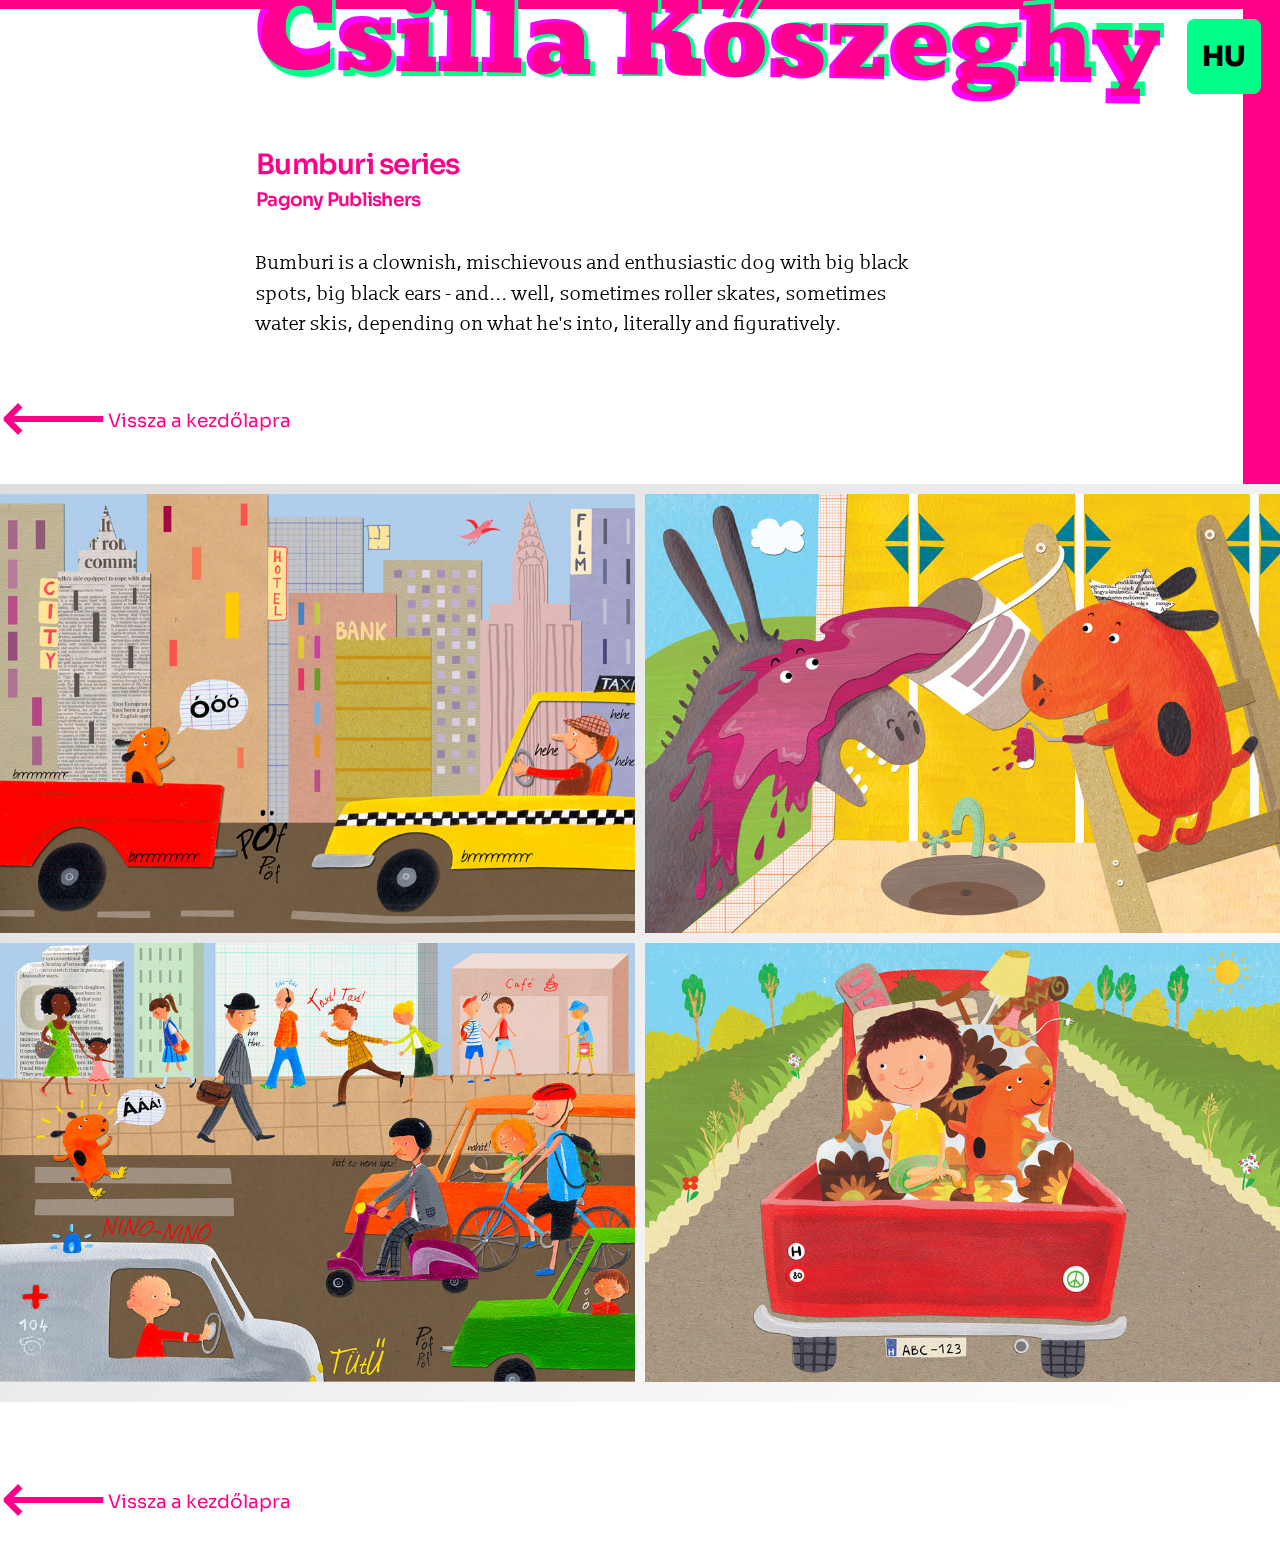
<file: bumburi.html>
<!doctype html>
<html lang="en">

<head>
  <meta charset="utf-8">
  <meta name="viewport" content="width=device-width, initial-scale=1">
  <title>Csilla Kőszeghy</title>
  <link rel="stylesheet" href="css/csilla.css">
  <meta name="description" content="">

  <meta property="og:title" content="">
  <meta property="og:type" content="">
  <meta property="og:url" content="">
  <meta property="og:image" content="">

  <link rel="icon" href="/favicon.ico" sizes="any">
  <link rel="icon" href="/icon.svg" type="image/svg+xml">
  <link rel="apple-touch-icon" href="icon.png">

  <link rel="manifest" href="site.webmanifest">
  <meta name="theme-color" content="#fafafa">

  <link rel="preconnect" href="https://fonts.googleapis.com">
  <link rel="preconnect" href="https://fonts.gstatic.com" crossorigin>
  <link href="https://fonts.googleapis.com/css2?family=Bevan&family=Slabo+13px&family=Sora:wght@600;800&display=swap"
    rel="stylesheet">

</head>

<body class="item">

  <header id="page-header">
    <a href="./index.html">
    <h1 class="en" title="Csilla Kőszeghy">Csilla Kőszeghy</h1>
    <h1 class="hu" title="Kőszeghy Csilla">Kőszeghy Csilla</h1>
    </a>
    <h2 class="hu">Bumburi sorozat<span class="meta">Pagony Kiadó</span></h2>
    <h2 class="en">Bumburi series<span class="meta">Pagony Publishers</span></h2>
    <div class="description">
      <p class="hu">Bumburi egy bohókás, rakoncátlan és lelkes kutyus, nagy fekete foltokkal, nagy fekete fülekkel - és... no igen, a lábán
    hol görkorcsolyával, hol vízisível, attól függően, éppen mibe csöppen bele, a szó szoros és átvitt értelmében is.</p>
      <p class="en">Bumburi is a clownish, mischievous and enthusiastic dog with big black spots, big black ears - and... well, sometimes
    roller skates, sometimes water skis, depending on what he's into, literally and figuratively.</p>
    </div>
    <a href="./index.html" class="home"><span>⟵</span> Vissza a kezdőlapra</a>
    <div>
      <div>
        <a href="#" class="lang hu"><span aria-hidden="true">EN</span><span class="vh">English site</span></a>
        <a href="#" class="lang en"><span aria-hidden="true">HU</span><span class="vh">Magyar oldal</span></a>
      </div>
    </div>
  </header>

  <main>
    <div id="gallery">
      <img src="img/bumburi-1.jpg" alt="Csilla Kőszeghy, Bumburi">
      <img src="img/bumburi-2.jpg" alt="Csilla Kőszeghy, Bumburi">
      <img src="img/bumburi-3.jpg" alt="Csilla Kőszeghy, Bumburi">
      <img src="img/bumburi-4.jpg" alt="Csilla Kőszeghy, Bumburi">
    </div>
    <a href="./index.html" class="home"><span>⟵</span> Vissza a kezdőlapra</a>
  </main>

  <script src="js/dyna.js"></script>

</body>

</html>
</file>
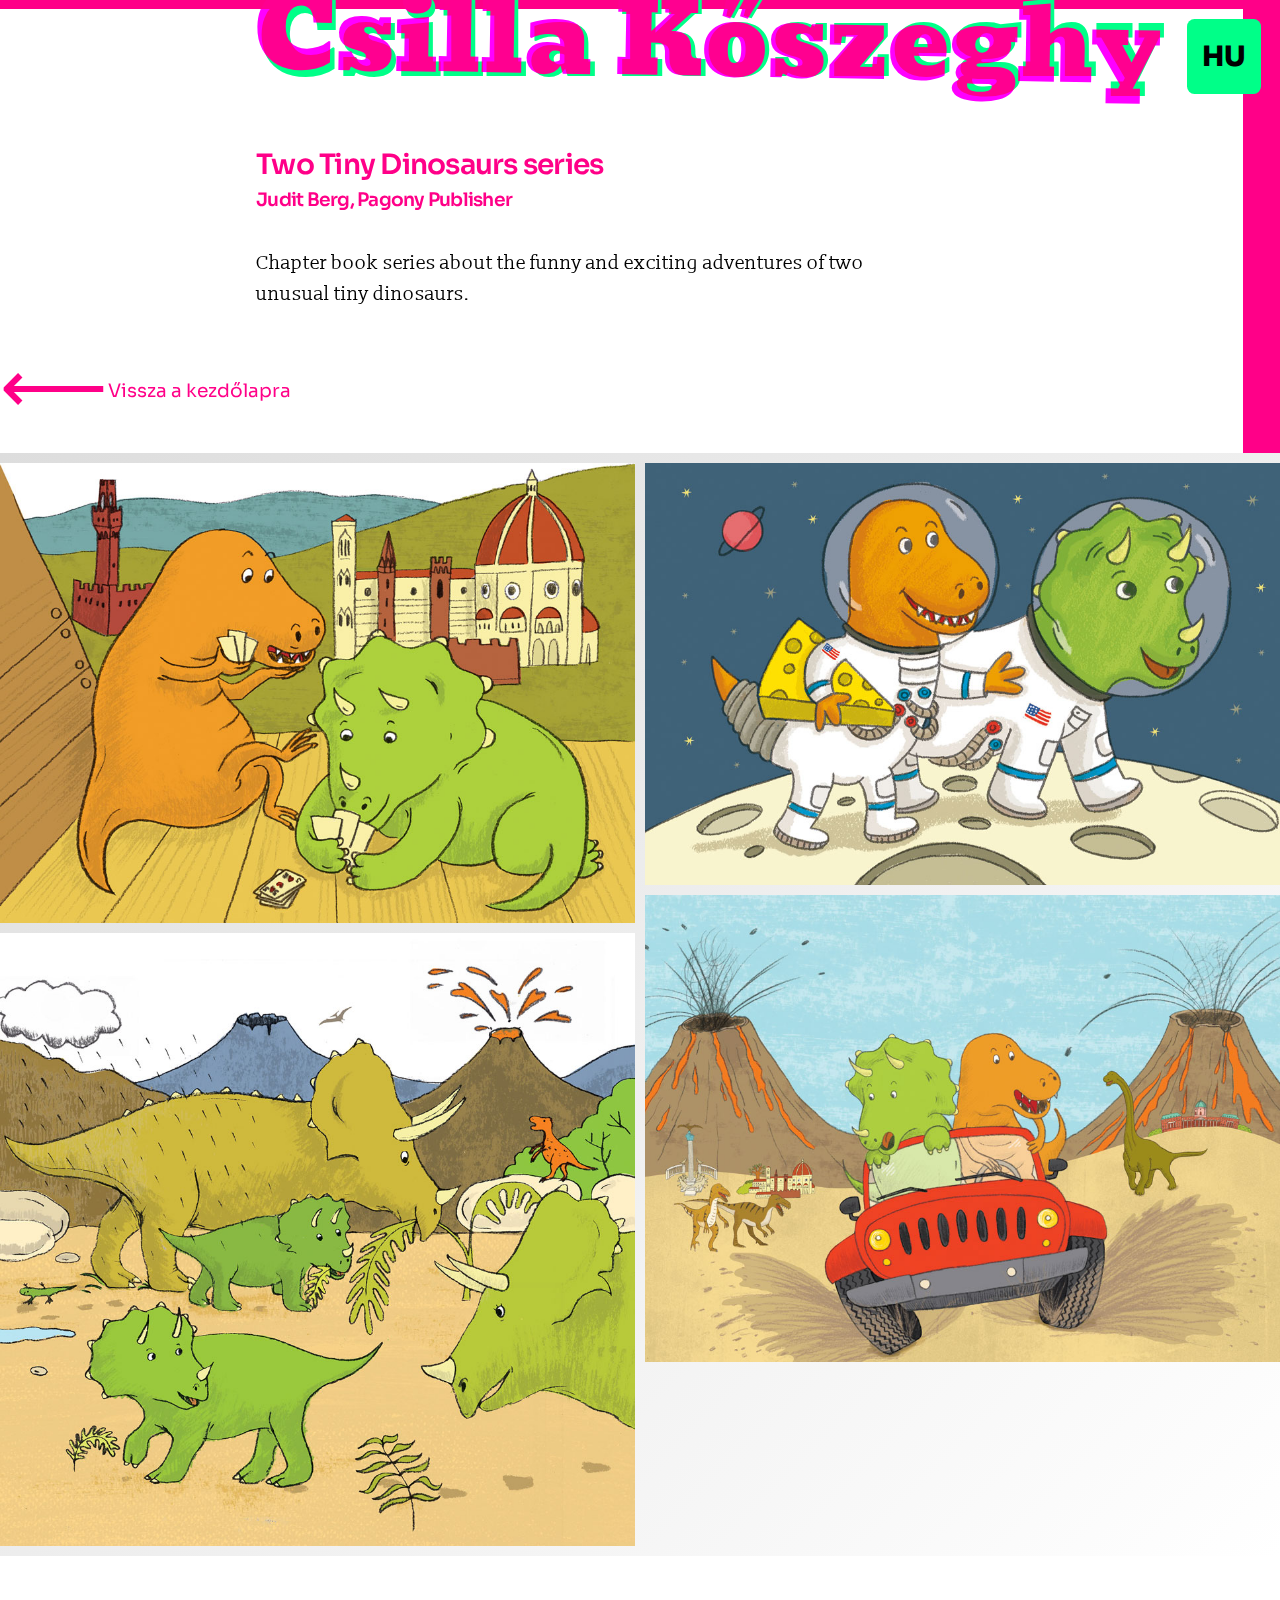
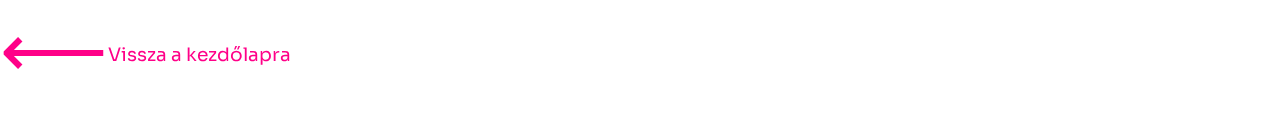
<file: dinok.html>
<!doctype html>
<html lang="en">

<head>
  <meta charset="utf-8">
  <meta name="viewport" content="width=device-width, initial-scale=1">
  <title>Csilla Kőszeghy</title>
  <link rel="stylesheet" href="css/csilla.css">
  <meta name="description" content="">

  <meta property="og:title" content="">
  <meta property="og:type" content="">
  <meta property="og:url" content="">
  <meta property="og:image" content="">

  <link rel="icon" href="/favicon.ico" sizes="any">
  <link rel="icon" href="/icon.svg" type="image/svg+xml">
  <link rel="apple-touch-icon" href="icon.png">

  <link rel="manifest" href="site.webmanifest">
  <meta name="theme-color" content="#fafafa">

  <link rel="preconnect" href="https://fonts.googleapis.com">
  <link rel="preconnect" href="https://fonts.gstatic.com" crossorigin>
  <link href="https://fonts.googleapis.com/css2?family=Bevan&family=Slabo+13px&family=Sora:wght@600;800&display=swap"
    rel="stylesheet">

</head>

<body class="item">

  <header id="page-header">
    <a href="./index.html">
    <h1 class="en" title="Csilla Kőszeghy">Csilla Kőszeghy</h1>
    <h1 class="hu" title="Kőszeghy Csilla">Kőszeghy Csilla</h1>
    </a>
    <h2 class="hu">Két kis dínó sorozat<span class="meta">Berg Judit, Pagony Kiadó</span></h2>
    <h2 class="en">Two Tiny Dinosaurs series<span class="meta">Judit Berg, Pagony Publisher</span></h2>
    <div class="description">
      <p class="hu">Meseregény sorozat két nem mindennapi icipici dinó vicces és izgalmas kalandjairól.</p>
      <p class="en">Chapter book series about the funny and exciting adventures of two unusual tiny dinosaurs.</p>
    </div>
    <a href="./index.html" class="home"><span>⟵</span> Vissza a kezdőlapra</a>
    <div>
      <div>
        <a href="#" class="lang hu"><span aria-hidden="true">EN</span><span class="vh">English site</span></a>
        <a href="#" class="lang en"><span aria-hidden="true">HU</span><span class="vh">Magyar oldal</span></a>
      </div>
    </div>
  </header>

  <main>
    <div id="gallery">
      <img src="img/dinos-1.jpg" alt="Csilla Kőszeghy">
      <img src="img/dinos-2.jpg" alt="Csilla Kőszeghy">
      <img src="img/dinos-3.jpg" alt="Csilla Kőszeghy">
      <img src="img/dinos-4.jpg" alt="Csilla Kőszeghy">
    </div>
    <a href="./index.html" class="home"><span>⟵</span> Vissza a kezdőlapra</a>
  </main>

  <script src="js/dyna.js"></script>

</body>

</html>
</file>
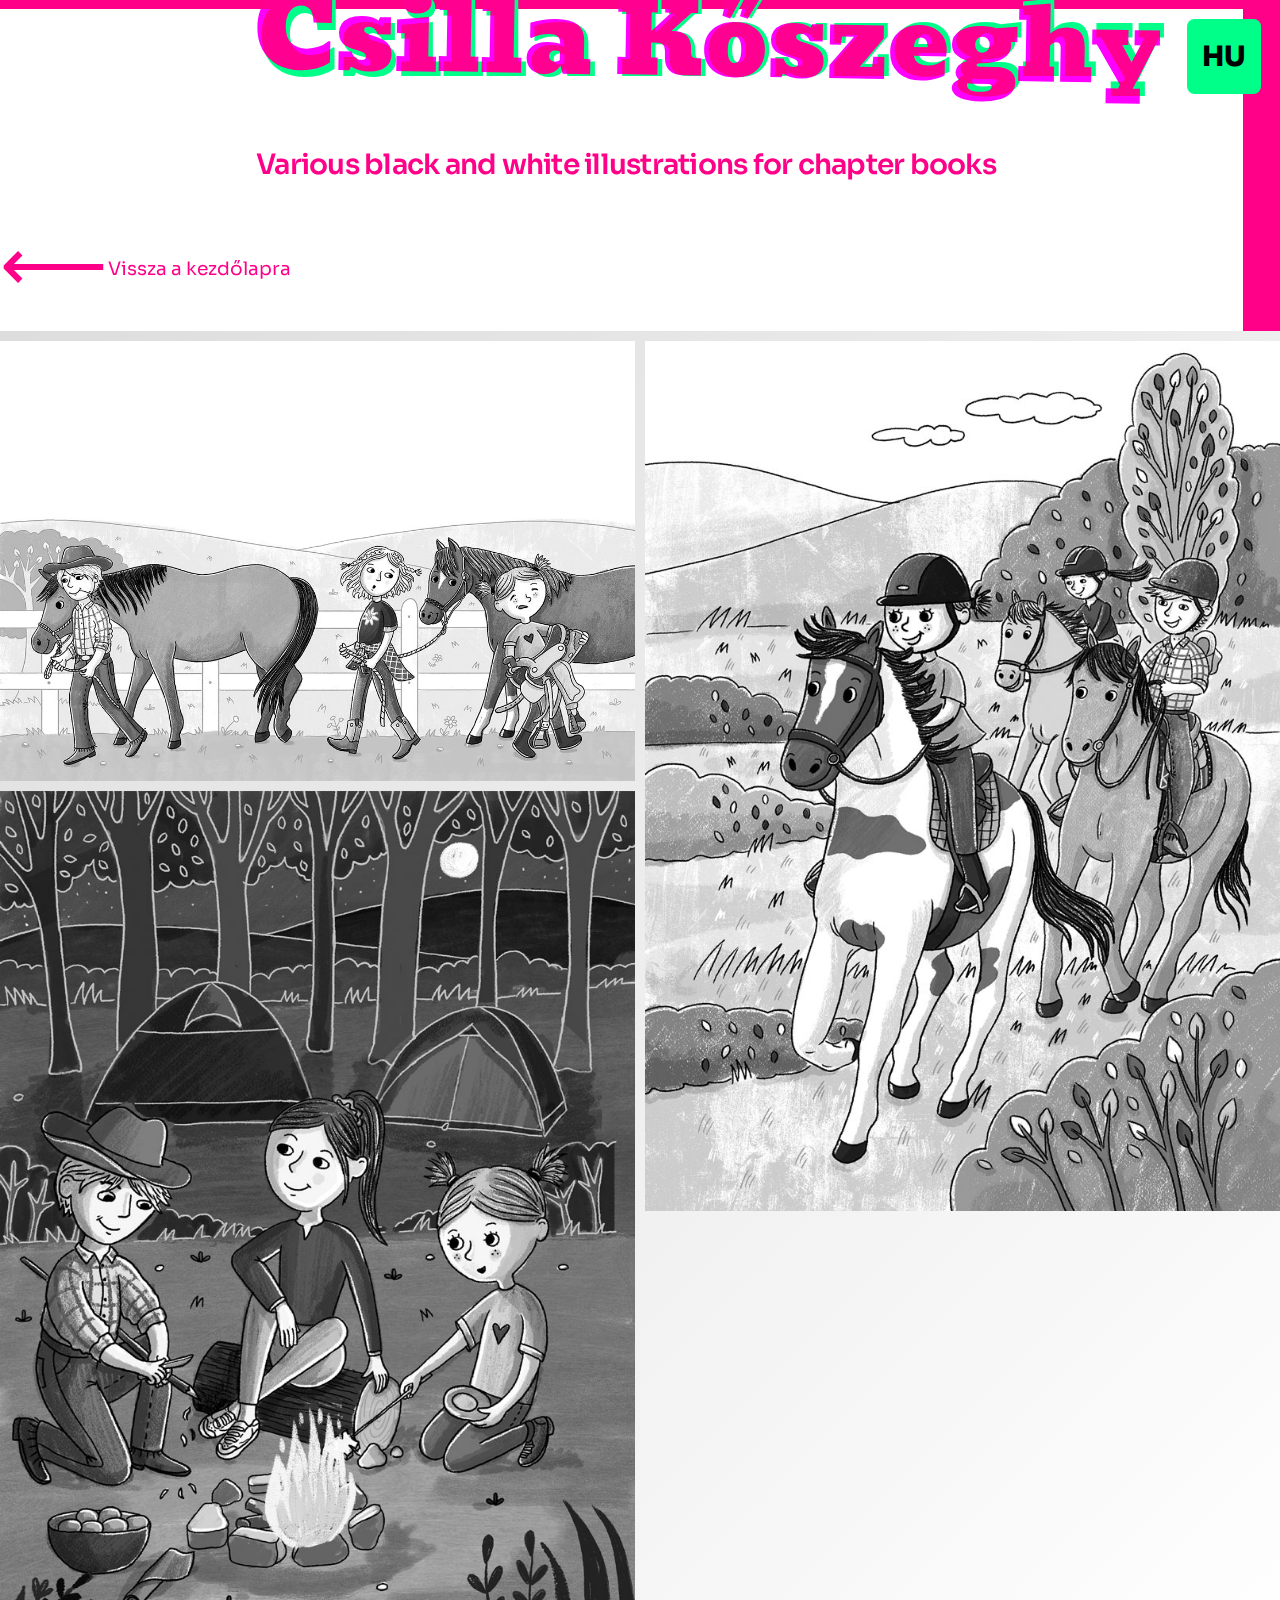
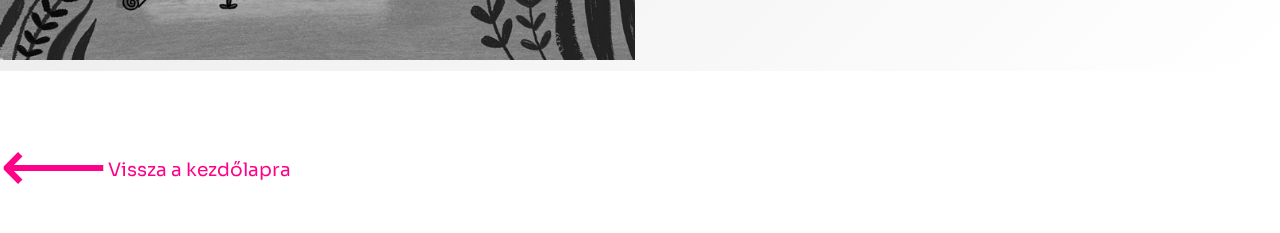
<file: feketefeher.html>
<!doctype html>
<html lang="en">

<head>
  <meta charset="utf-8">
  <meta name="viewport" content="width=device-width, initial-scale=1">
  <title>Csilla Kőszeghy</title>
  <link rel="stylesheet" href="css/csilla.css">
  <meta name="description" content="">

  <meta property="og:title" content="">
  <meta property="og:type" content="">
  <meta property="og:url" content="">
  <meta property="og:image" content="">

  <link rel="icon" href="/favicon.ico" sizes="any">
  <link rel="icon" href="/icon.svg" type="image/svg+xml">
  <link rel="apple-touch-icon" href="icon.png">

  <link rel="manifest" href="site.webmanifest">
  <meta name="theme-color" content="#fafafa">

  <link rel="preconnect" href="https://fonts.googleapis.com">
  <link rel="preconnect" href="https://fonts.gstatic.com" crossorigin>
  <link href="https://fonts.googleapis.com/css2?family=Bevan&family=Slabo+13px&family=Sora:wght@600;800&display=swap"
    rel="stylesheet">

</head>

<body class="item">

  <header id="page-header">
    <a href="./index.html">
    <h1 class="en" title="Csilla Kőszeghy">Csilla Kőszeghy</h1>
    <h1 class="hu" title="Kőszeghy Csilla">Kőszeghy Csilla</h1>
    </a>
    <h2 class="hu">Különböző, meseregényekbe készült fekete-fehér illusztrációk</span></h2>
    <h2 class="en">Various black and white illustrations for chapter books</h2>
    <a href="./index.html" class="home"><span>⟵</span> Vissza a kezdőlapra</a>
    <div>
      <div>
        <a href="#" class="lang hu"><span aria-hidden="true">EN</span><span class="vh">English site</span></a>
        <a href="#" class="lang en"><span aria-hidden="true">HU</span><span class="vh">Magyar oldal</span></a>
      </div>
    </div>
  </header>

  <main>
    <div id="gallery">
      <img src="img/feketefeher-3.jpg" alt="Csilla Kőszeghy">
      <img src="img/feketefeher-2.jpg" alt="Csilla Kőszeghy">
      <img src="img/feketefeher-1.jpg" alt="Csilla Kőszeghy">
    </div>
    <a href="./index.html" class="home"><span>⟵</span> Vissza a kezdőlapra</a>
  </main>

  <script src="js/dyna.js"></script>

</body>

</html>
</file>
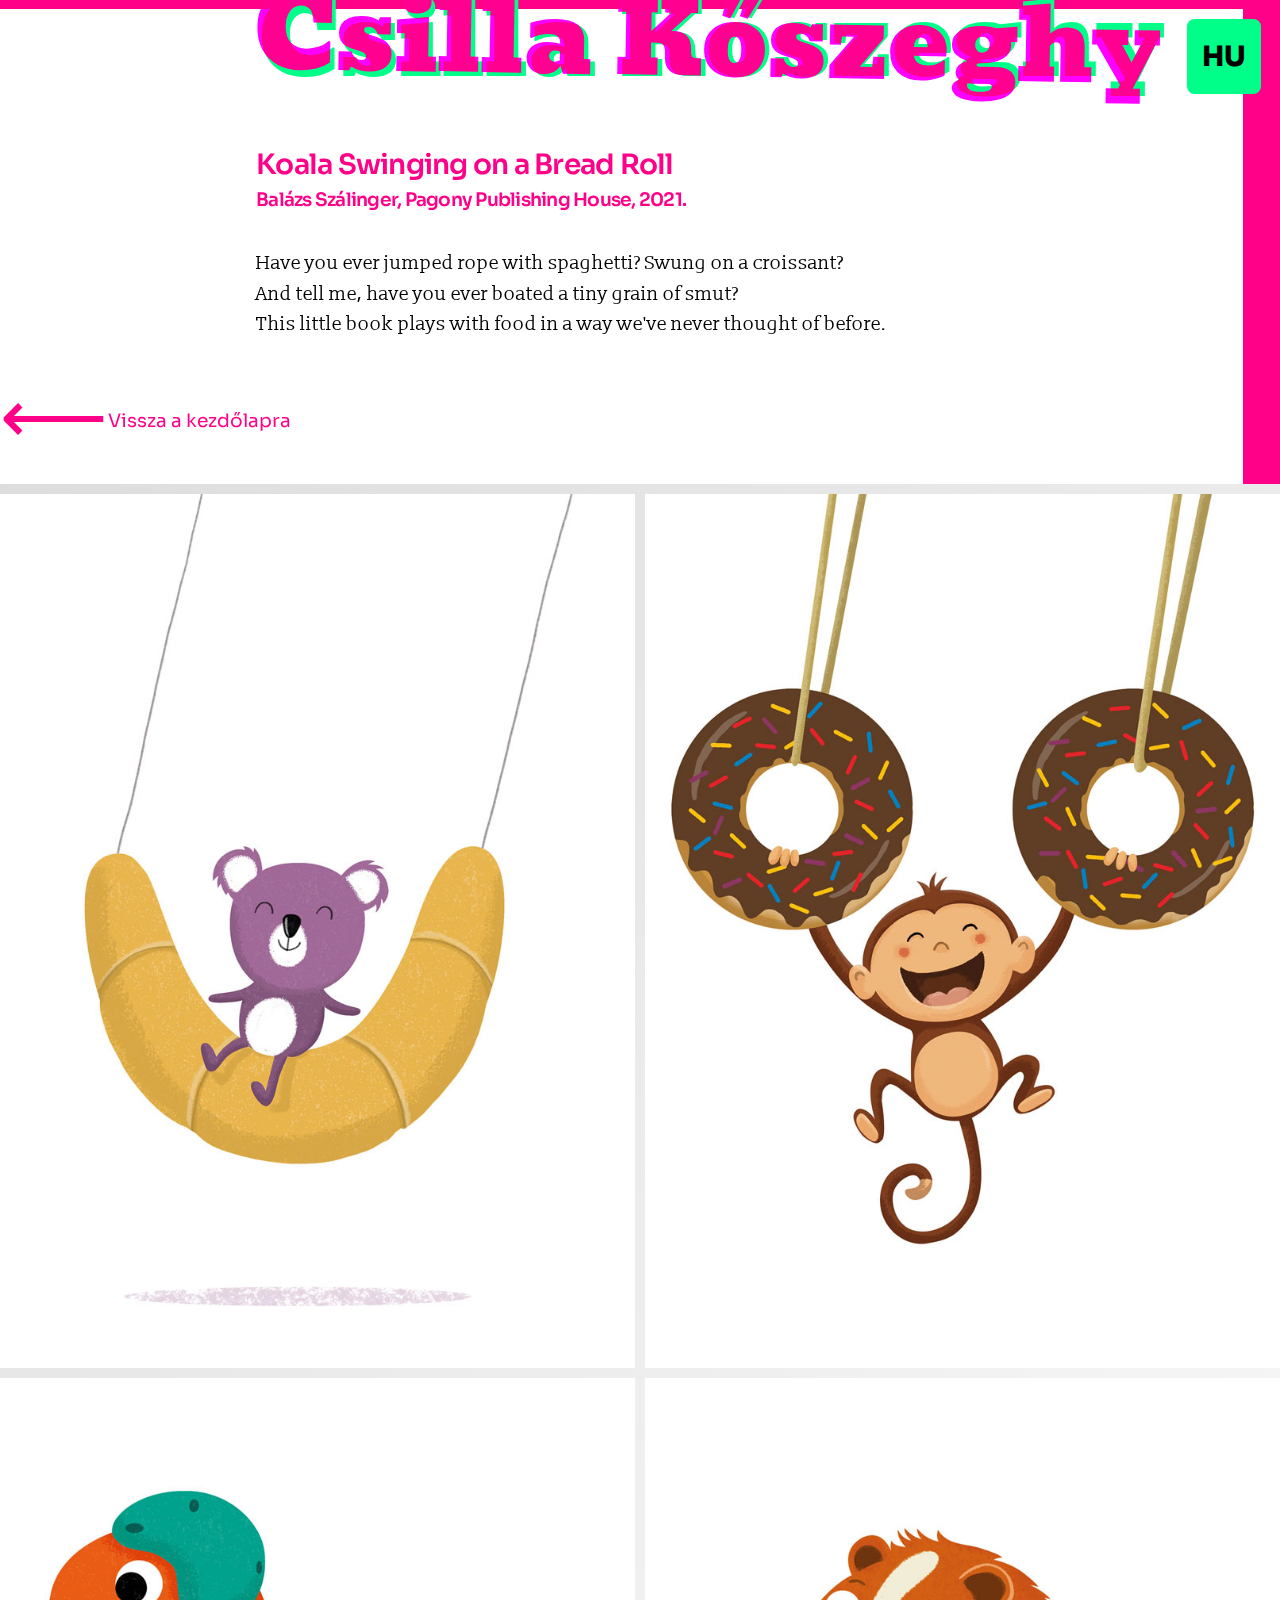
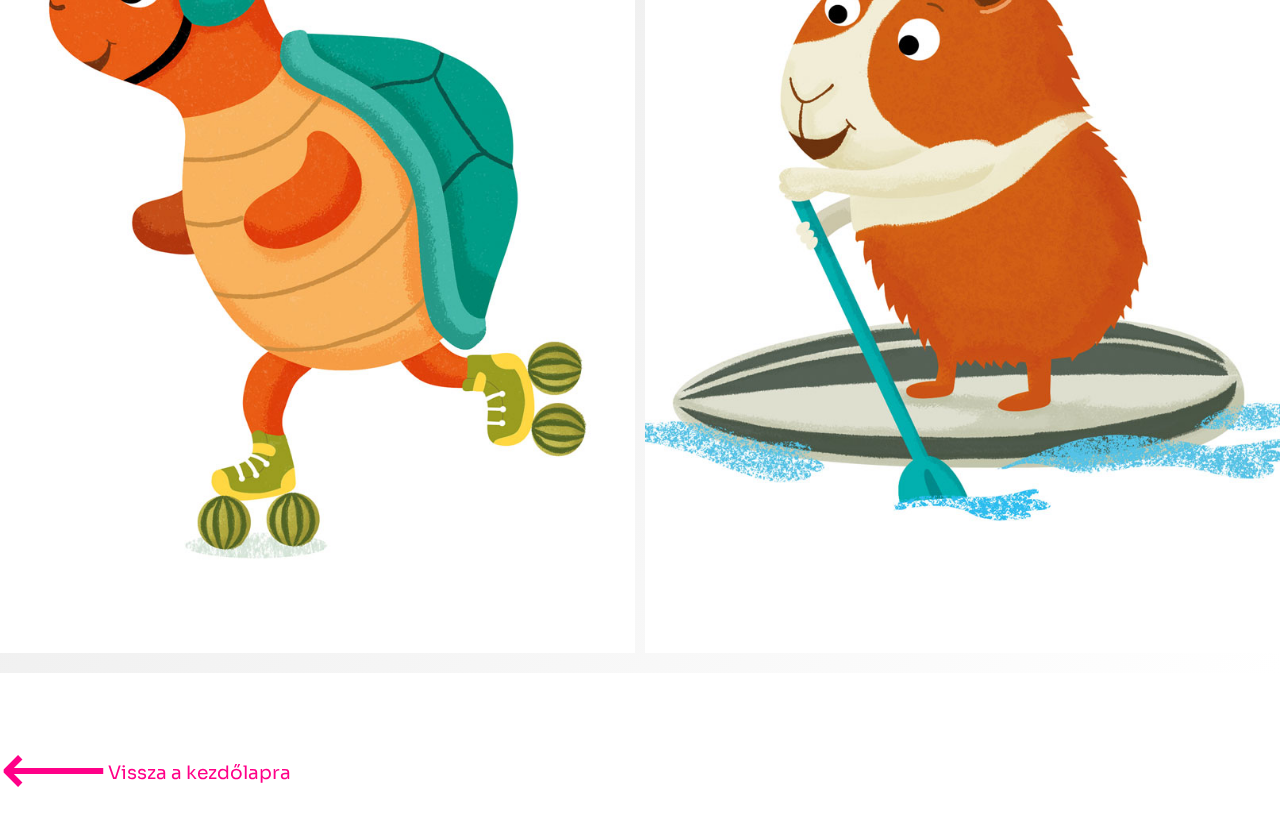
<file: koalakiflin.html>
<!doctype html>
<html lang="en">

<head>
  <meta charset="utf-8">
  <meta name="viewport" content="width=device-width, initial-scale=1">
  <title>Csilla Kőszeghy</title>
  <link rel="stylesheet" href="css/csilla.css">
  <meta name="description" content="">

  <meta property="og:title" content="">
  <meta property="og:type" content="">
  <meta property="og:url" content="">
  <meta property="og:image" content="">

  <link rel="icon" href="/favicon.ico" sizes="any">
  <link rel="icon" href="/icon.svg" type="image/svg+xml">
  <link rel="apple-touch-icon" href="icon.png">

  <link rel="manifest" href="site.webmanifest">
  <meta name="theme-color" content="#fafafa">

  <link rel="preconnect" href="https://fonts.googleapis.com">
  <link rel="preconnect" href="https://fonts.gstatic.com" crossorigin>
  <link href="https://fonts.googleapis.com/css2?family=Bevan&family=Slabo+13px&family=Sora:wght@600;800&display=swap"
    rel="stylesheet">

</head>

<body class="item">

  <header id="page-header">
    <a href="./index.html">
    <h1 class="en" title="Csilla Kőszeghy">Csilla Kőszeghy</h1>
    <h1 class="hu" title="Kőszeghy Csilla">Kőszeghy Csilla</h1>
    </a>
    <h2 class="hu">Koala a kiflin hintázik<span class="meta">Szálinger Balázs, Pagony Kiadó, 2021.</span></h2>
    <h2 class="en">Koala Swinging on a Bread Roll<span class="meta">Balázs Szálinger, Pagony Publishing House, 2021.</span></h2>
    <div class="description">
      <p class="hu">Ugróköteleztél már spagettivel? Hintáztál kiflin?<br/>
    És mondd, csónakáztál-e már egy apró szem szotyin?<br/>
    Ez a kis könyv úgy játszik az ételekkel, ahogyan nekünk még sosem jutott eszünkbe.</p>
      <p class="en">Have you ever jumped rope with spaghetti? Swung on a croissant?<br/>
    And tell me, have you ever boated a tiny grain of smut?<br/>
    This little book plays with food in a way we've never thought of before.</p>
    </div>
    <a href="./index.html" class="home"><span>⟵</span> Vissza a kezdőlapra</a>
    <div>
      <div>
        <a href="#" class="lang hu"><span aria-hidden="true">EN</span><span class="vh">English site</span></a>
        <a href="#" class="lang en"><span aria-hidden="true">HU</span><span class="vh">Magyar oldal</span></a>
      </div>
    </div>
  </header>

  <main>
    <div id="gallery">
      <img src="img/koalakiflin-1.jpg" alt="Csilla Kőszeghy">
      <img src="img/koalakiflin-2.jpg" alt="Csilla Kőszeghy">
      <img src="img/koalakiflin-3.jpg" alt="Csilla Kőszeghy">
      <img src="img/koalakiflin-4.jpg" alt="Csilla Kőszeghy">
    </div>
    <a href="./index.html" class="home"><span>⟵</span> Vissza a kezdőlapra</a>
  </main>

  <script src="js/dyna.js"></script>

</body>

</html>
</file>
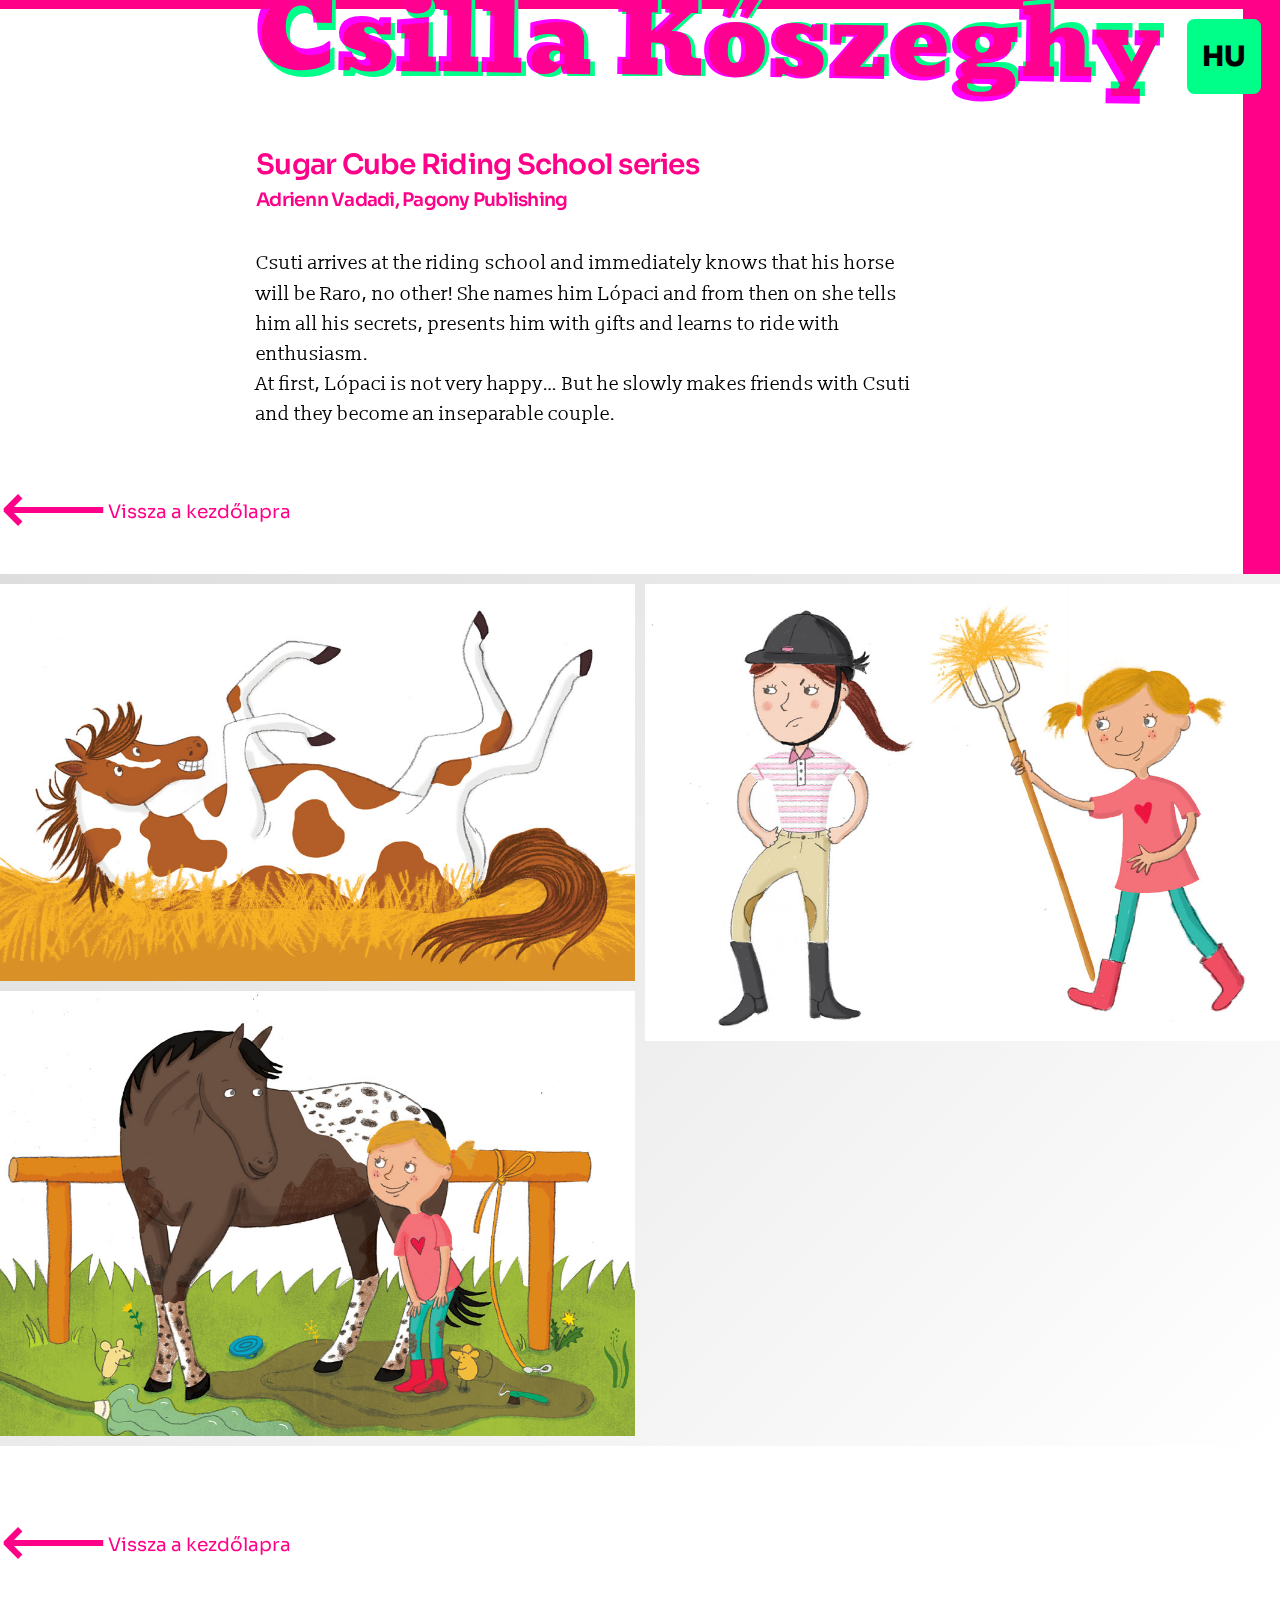
<file: kockacukor.html>
<!doctype html>
<html lang="en">

<head>
  <meta charset="utf-8">
  <meta name="viewport" content="width=device-width, initial-scale=1">
  <title>Csilla Kőszeghy</title>
  <link rel="stylesheet" href="css/csilla.css">
  <meta name="description" content="">

  <meta property="og:title" content="">
  <meta property="og:type" content="">
  <meta property="og:url" content="">
  <meta property="og:image" content="">

  <link rel="icon" href="/favicon.ico" sizes="any">
  <link rel="icon" href="/icon.svg" type="image/svg+xml">
  <link rel="apple-touch-icon" href="icon.png">

  <link rel="manifest" href="site.webmanifest">
  <meta name="theme-color" content="#fafafa">

  <link rel="preconnect" href="https://fonts.googleapis.com">
  <link rel="preconnect" href="https://fonts.gstatic.com" crossorigin>
  <link href="https://fonts.googleapis.com/css2?family=Bevan&family=Slabo+13px&family=Sora:wght@600;800&display=swap"
    rel="stylesheet">

</head>

<body class="item">

  <header id="page-header">
    <a href="./index.html">
    <h1 class="en" title="Csilla Kőszeghy">Csilla Kőszeghy</h1>
    <h1 class="hu" title="Kőszeghy Csilla">Kőszeghy Csilla</h1>
    </a>
    <h2 class="hu">Kockacukor lovassuli sorozat <span class="meta">Vadadi Adrienn, Pagony Kiadó</span></h2>
    <h2 class="en">Sugar Cube Riding School series <span class="meta">Adrienn Vadadi, Pagony Publishing</span></h2>
    <div class="description">
      <p class="hu">Csuti a lovassuliba érve rögtön tudja, hogy az ő lova Ráró lesz, nem más! El is nevezi Lópacinak, és attól kezdve minden
    titkát elmeséli neki, ajándékokkal lepi meg, lelkesen ismerkedik a lovaglással.
    <br />Lópaci ettől eleinte nem túl boldog&hellip; Ám szép lassan megbarátkozik Csutival, és végül elválaszthatatlan párost
    alkotnak.</p>
      <p class="en">Csuti arrives at the riding school and immediately knows that his horse will be Raro, no other! She names him Lópaci and
    from then on she tells him all his secrets, presents him with gifts and learns to ride with enthusiasm.
    <br />At first, Lópaci is not very happy&hellip; But he slowly makes friends with Csuti and they become an inseparable couple.</p>
    </div>
    <a href="./index.html" class="home"><span>⟵</span> Vissza a kezdőlapra</a>
    <div>
      <div>
        <a href="#" class="lang hu"><span aria-hidden="true">EN</span><span class="vh">English site</span></a>
        <a href="#" class="lang en"><span aria-hidden="true">HU</span><span class="vh">Magyar oldal</span></a>
      </div>
    </div>
  </header>

  <main>
    <div id="gallery">
      <img src="img/kockacukor-1.jpg" alt="Csilla Kőszeghy">
      <img src="img/kockacukor-2.jpg" alt="Csilla Kőszeghy">
      <img src="img/kockacukor-3.jpg" alt="Csilla Kőszeghy">
    </div>
    <a href="./index.html" class="home"><span>⟵</span> Vissza a kezdőlapra</a>
  </main>

  <script src="js/dyna.js"></script>

</body>

</html>
</file>
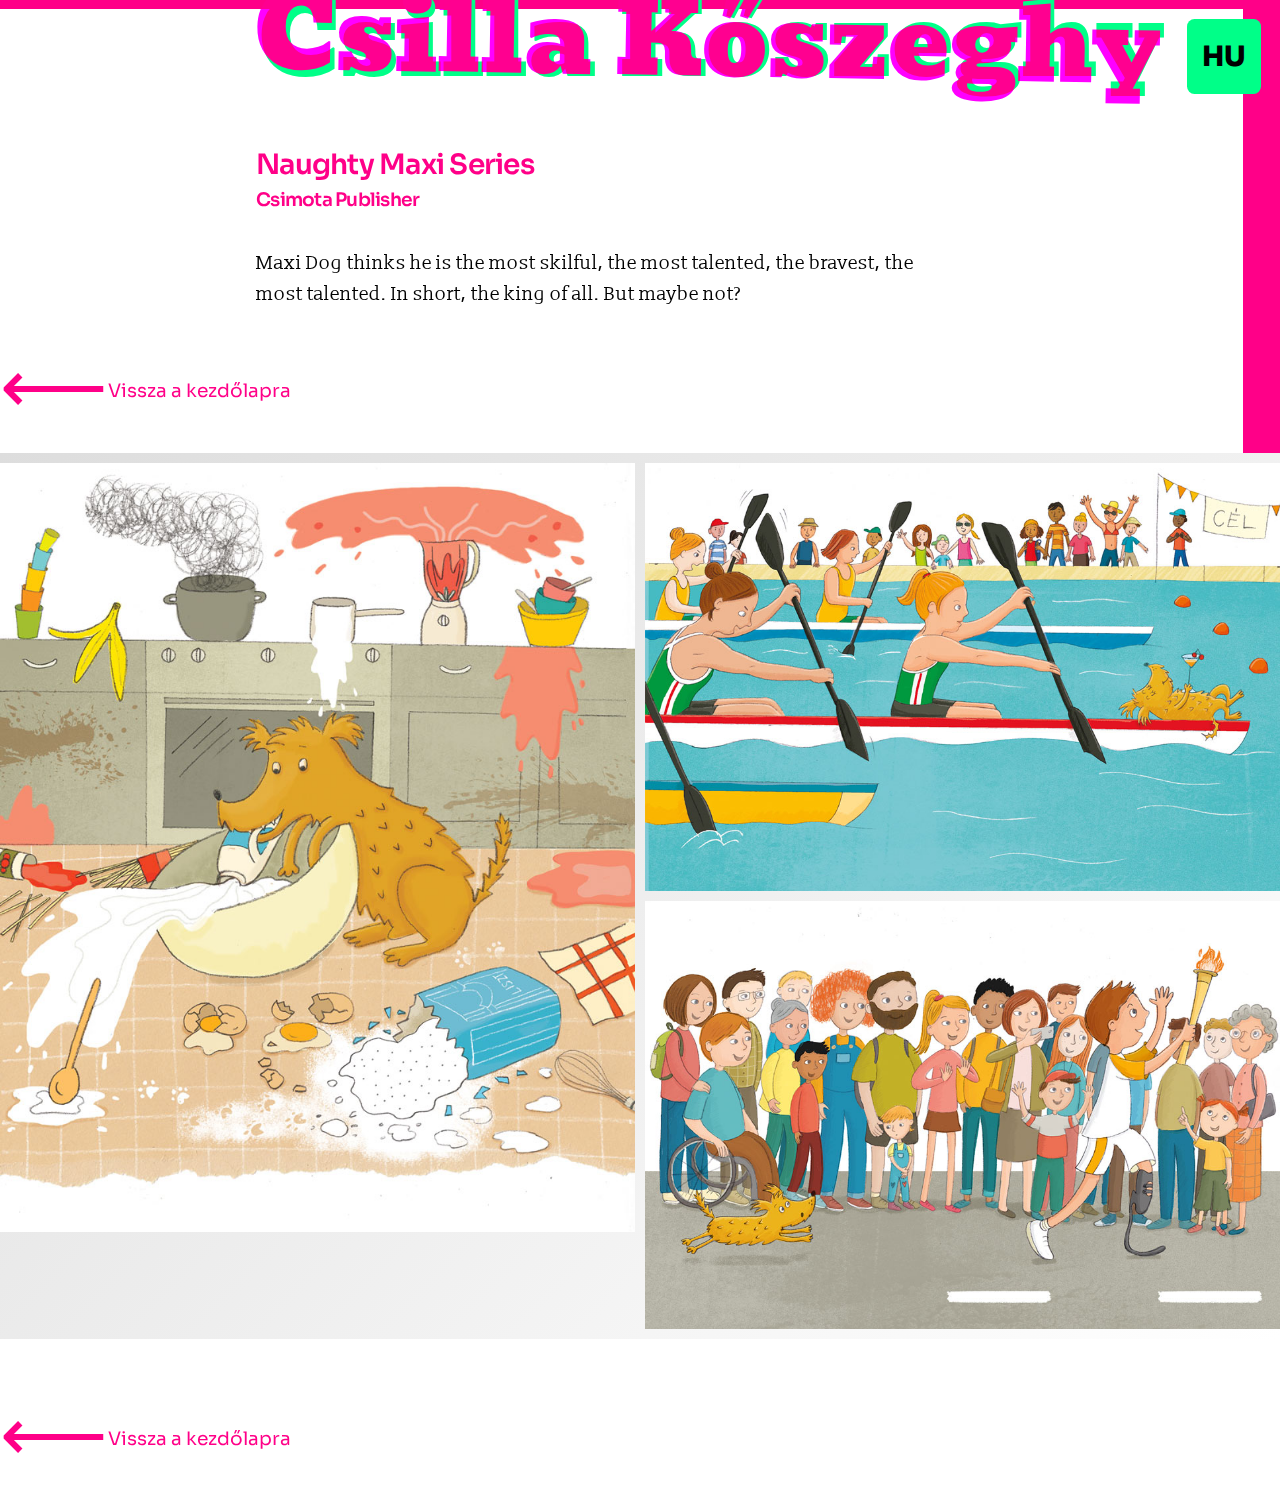
<file: moricka.html>
<!doctype html>
<html lang="en">

<head>
  <meta charset="utf-8">
  <meta name="viewport" content="width=device-width, initial-scale=1">
  <title>Csilla Kőszeghy</title>
  <link rel="stylesheet" href="css/csilla.css">
  <meta name="description" content="">

  <meta property="og:title" content="">
  <meta property="og:type" content="">
  <meta property="og:url" content="">
  <meta property="og:image" content="">

  <link rel="icon" href="/favicon.ico" sizes="any">
  <link rel="icon" href="/icon.svg" type="image/svg+xml">
  <link rel="apple-touch-icon" href="icon.png">

  <link rel="manifest" href="site.webmanifest">
  <meta name="theme-color" content="#fafafa">

  <link rel="preconnect" href="https://fonts.googleapis.com">
  <link rel="preconnect" href="https://fonts.gstatic.com" crossorigin>
  <link href="https://fonts.googleapis.com/css2?family=Bevan&family=Slabo+13px&family=Sora:wght@600;800&display=swap"
    rel="stylesheet">

</head>

<body class="item">

  <header id="page-header">
    <a href="./index.html">
    <h1 class="en" title="Csilla Kőszeghy">Csilla Kőszeghy</h1>
    <h1 class="hu" title="Kőszeghy Csilla">Kőszeghy Csilla</h1>
    </a>
    <h2 class="hu">Rosszcsont Maxi sorozat<span class="meta">Csimota Kiadó</span></h2>
    <h2 class="en">Naughty Maxi Series<span class="meta">Csimota Publisher</span></h2>
    <div class="description">
      <p class="hu">Maxi kutya úgy gondolja, hogy mindenben ő a legügyesebb, legrátermettebb, legbátrabb, legtehetségesebb. Egyszóval a
    legkirályabb. De lehet, hogy mégsem?</p>
      <p class="en">Maxi Dog thinks he is the most skilful, the most talented, the bravest, the most talented. In short, the king of all.
    But maybe not?</p>
    </div>
    <a href="./index.html" class="home"><span>⟵</span> Vissza a kezdőlapra</a>
    <div>
      <div>
        <a href="#" class="lang hu"><span aria-hidden="true">EN</span><span class="vh">English site</span></a>
        <a href="#" class="lang en"><span aria-hidden="true">HU</span><span class="vh">Magyar oldal</span></a>
      </div>
    </div>
  </header>

  <main>
    <div id="gallery">
      <img src="img/moricka-1.jpg" alt="Csilla Kőszeghy">
      <img src="img/moricka-2.jpg" alt="Csilla Kőszeghy">
      <img src="img/moricka-3.jpg" alt="Csilla Kőszeghy">
    </div>
    <a href="./index.html" class="home"><span>⟵</span> Vissza a kezdőlapra</a>
  </main>

  <script src="js/dyna.js"></script>

</body>

</html>
</file>
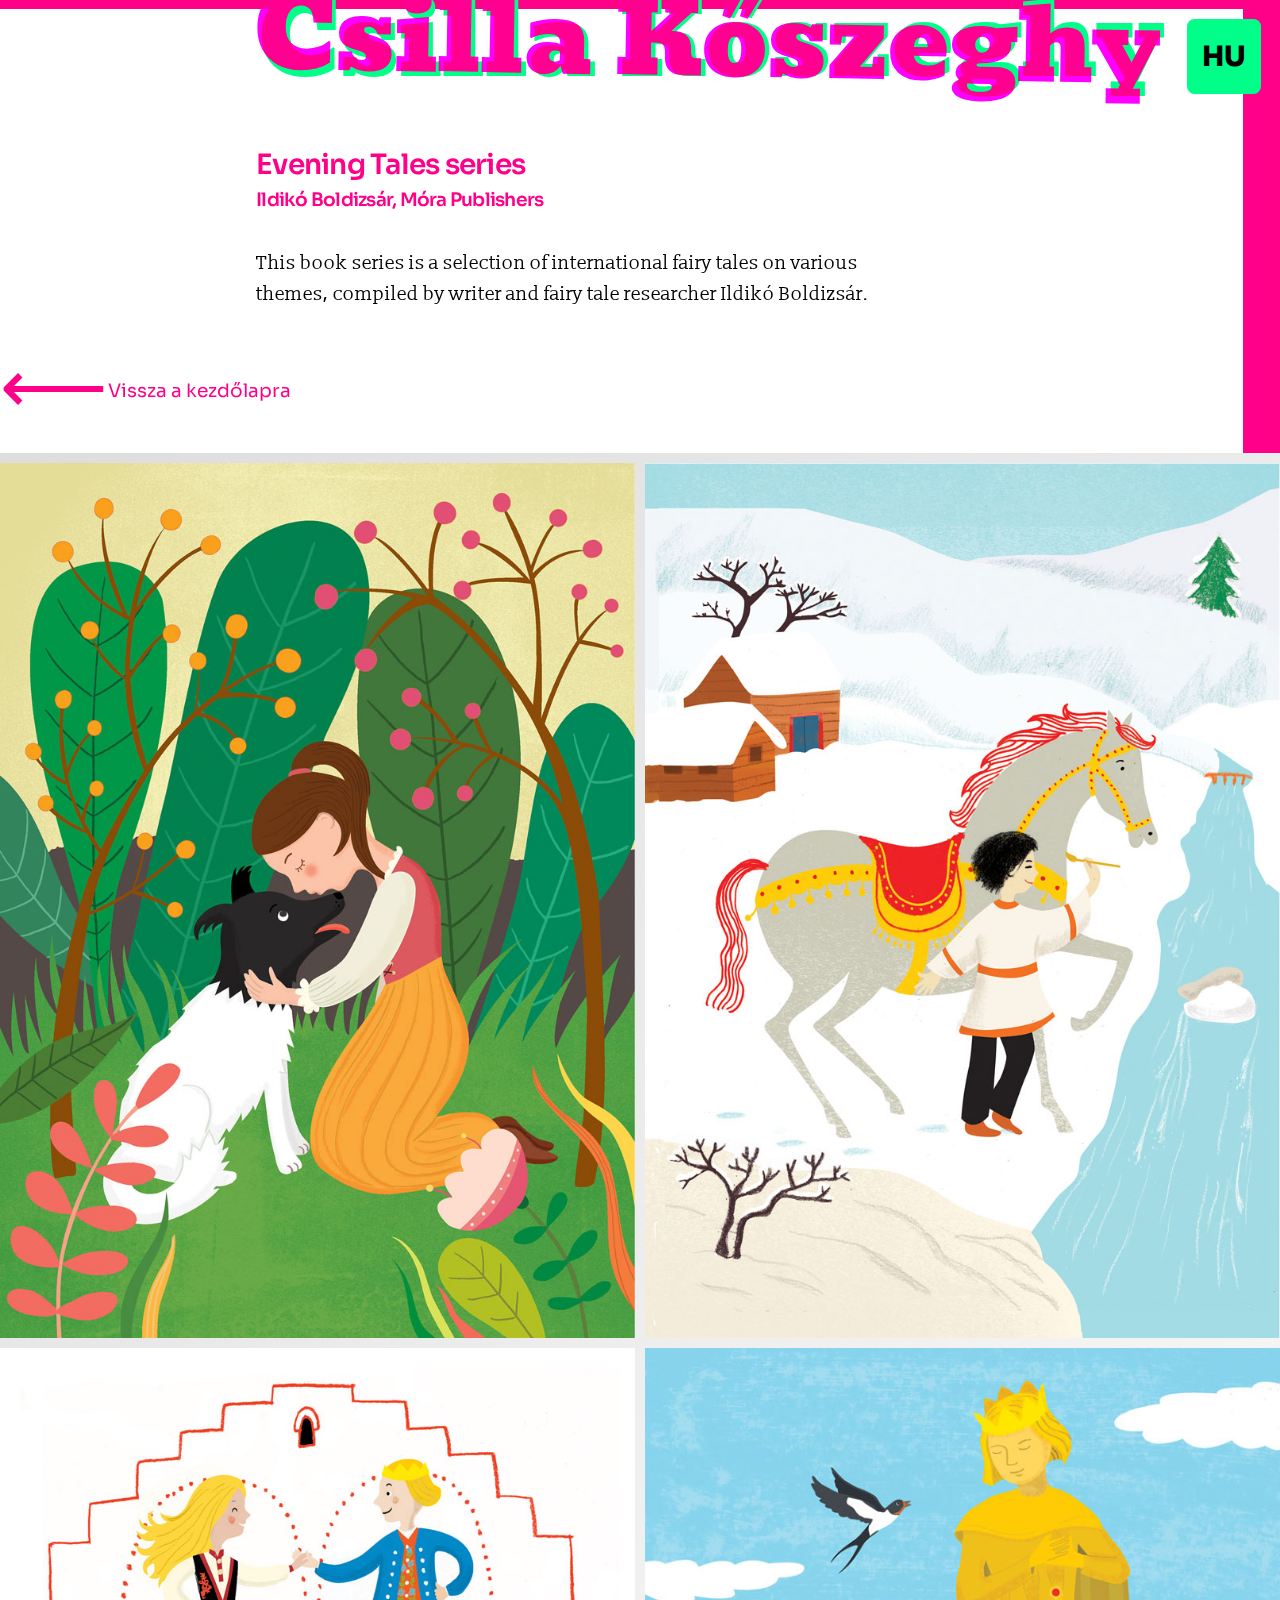
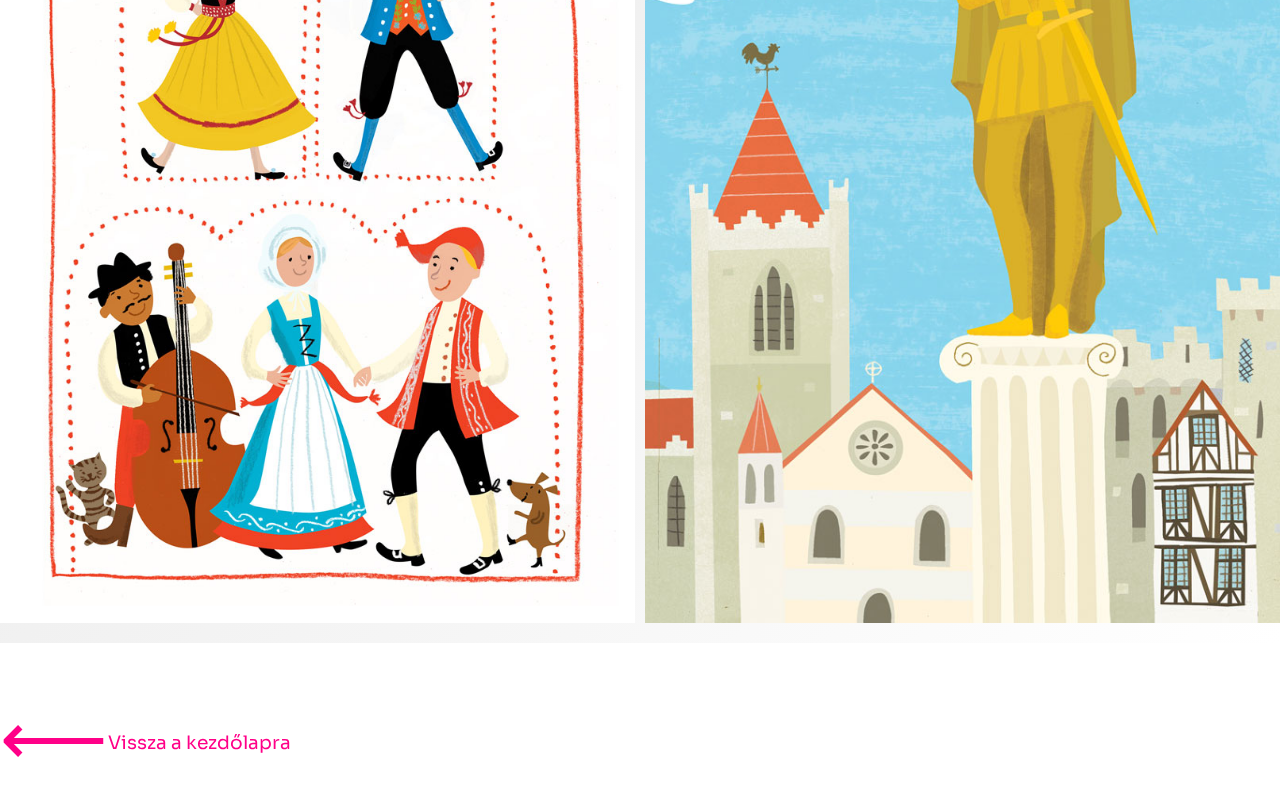
<file: nepmesek.html>
<!doctype html>
<html lang="en">

<head>
  <meta charset="utf-8">
  <meta name="viewport" content="width=device-width, initial-scale=1">
  <title>Csilla Kőszeghy</title>
  <link rel="stylesheet" href="css/csilla.css">
  <meta name="description" content="">

  <meta property="og:title" content="">
  <meta property="og:type" content="">
  <meta property="og:url" content="">
  <meta property="og:image" content="">

  <link rel="icon" href="/favicon.ico" sizes="any">
  <link rel="icon" href="/icon.svg" type="image/svg+xml">
  <link rel="apple-touch-icon" href="icon.png">

  <link rel="manifest" href="site.webmanifest">
  <meta name="theme-color" content="#fafafa">

  <link rel="preconnect" href="https://fonts.googleapis.com">
  <link rel="preconnect" href="https://fonts.gstatic.com" crossorigin>
  <link href="https://fonts.googleapis.com/css2?family=Bevan&family=Slabo+13px&family=Sora:wght@600;800&display=swap"
    rel="stylesheet">

</head>

<body class="item">

  <header id="page-header">
    <a href="./index.html">
    <h1 class="en" title="Csilla Kőszeghy">Csilla Kőszeghy</h1>
    <h1 class="hu" title="Kőszeghy Csilla">Kőszeghy Csilla</h1>
    </a>
    <h2 class="hu">Esti mesék-sorozat<span class="meta">Boldizsár Ildikó, Móra Kiadó</span></h2>
    <h2 class="en">Evening Tales series<span class="meta">Ildikó Boldizsár, Móra Publishers</span></h2>
    <div class="description">
      <p class="hu">A kötetet Boldizsár Ildikó író-mesekutató válogatta össze nemzetközi mesékből, különböző témák alapján.</p>
      <p class="en">This book series is a selection of international fairy tales on various themes, compiled by writer and fairy tale
    researcher Ildikó Boldizsár.</p>
    </div>
    <a href="./index.html" class="home"><span>⟵</span> Vissza a kezdőlapra</a>
    <div>
      <div>
        <a href="#" class="lang hu"><span aria-hidden="true">EN</span><span class="vh">English site</span></a>
        <a href="#" class="lang en"><span aria-hidden="true">HU</span><span class="vh">Magyar oldal</span></a>
      </div>
    </div>
  </header>

  <main>
    <div id="gallery">
      <img src="img/nepmesek-1.jpg" alt="Csilla Kőszeghy, Népmesék">
      <img src="img/nepmesek-2.jpg" alt="Csilla Kőszeghy, Népmesék">
      <img src="img/nepmesek-3.jpg" alt="Csilla Kőszeghy, Népmesék">
      <img src="img/nepmesek-4.jpg" alt="Csilla Kőszeghy, Népmesék">
    </div>
    <a href="./index.html" class="home"><span>⟵</span> Vissza a kezdőlapra</a>
  </main>

  <script src="js/dyna.js"></script>

</body>

</html>
</file>
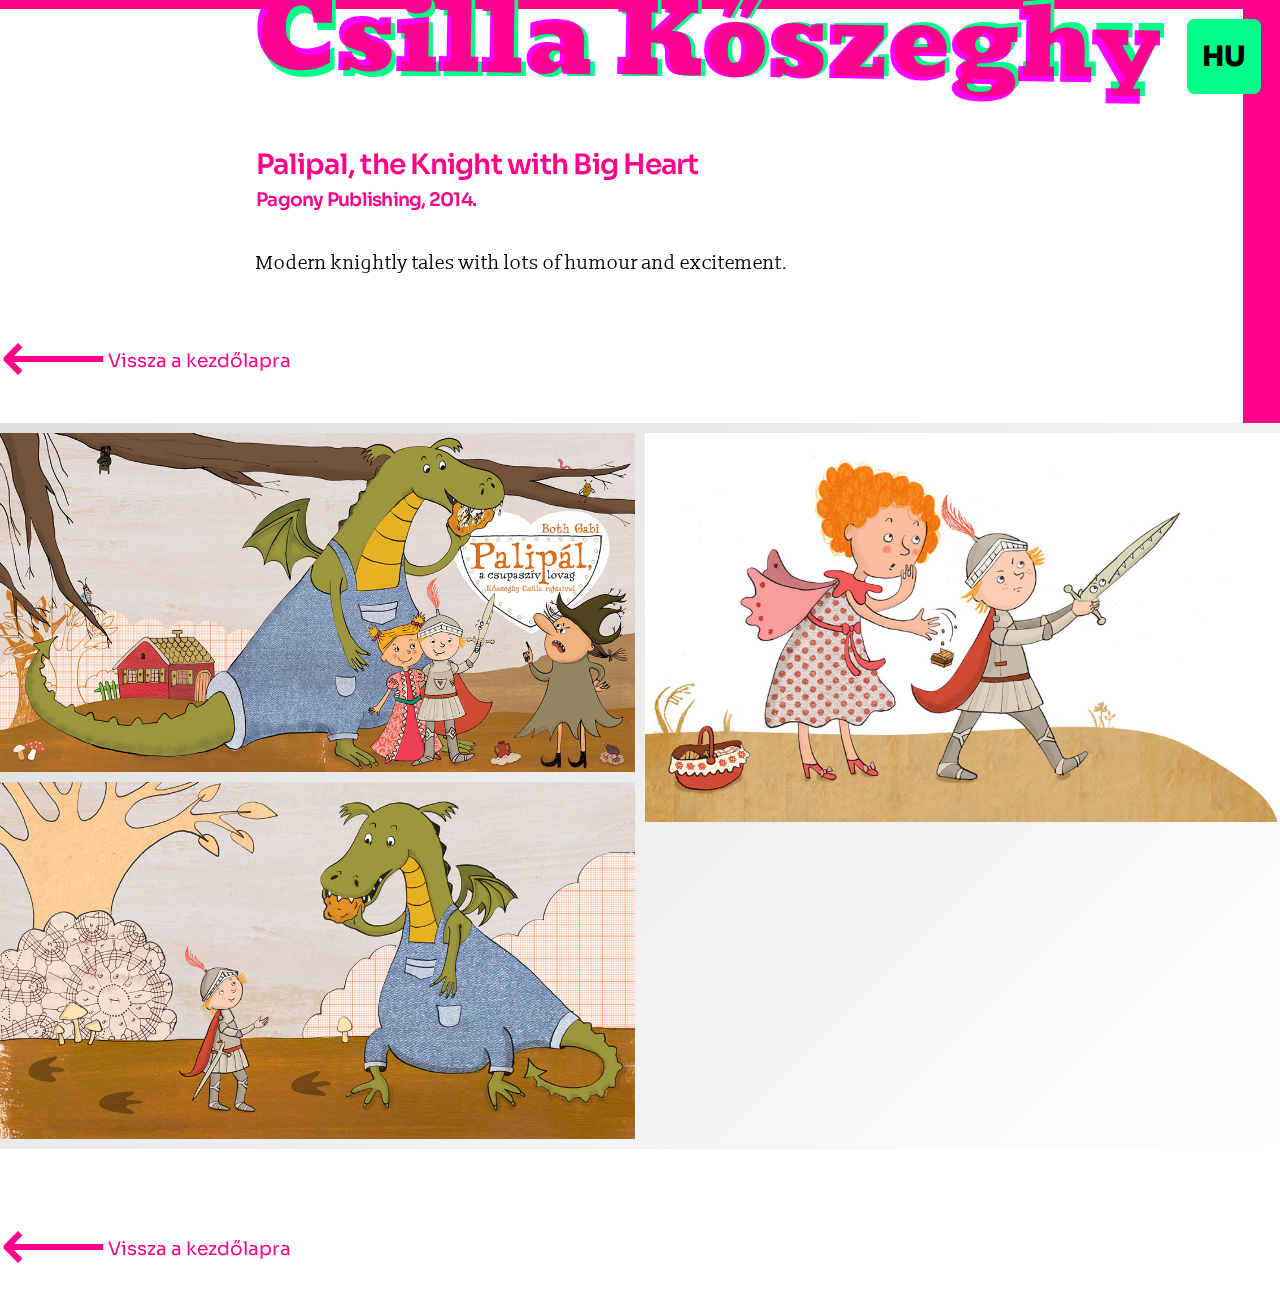
<file: palipal.html>
<!doctype html>
<html lang="en">

<head>
  <meta charset="utf-8">
  <meta name="viewport" content="width=device-width, initial-scale=1">
  <title>Csilla Kőszeghy</title>
  <link rel="stylesheet" href="css/csilla.css">
  <meta name="description" content="">

  <meta property="og:title" content="">
  <meta property="og:type" content="">
  <meta property="og:url" content="">
  <meta property="og:image" content="">

  <link rel="icon" href="/favicon.ico" sizes="any">
  <link rel="icon" href="/icon.svg" type="image/svg+xml">
  <link rel="apple-touch-icon" href="icon.png">

  <link rel="manifest" href="site.webmanifest">
  <meta name="theme-color" content="#fafafa">

  <link rel="preconnect" href="https://fonts.googleapis.com">
  <link rel="preconnect" href="https://fonts.gstatic.com" crossorigin>
  <link href="https://fonts.googleapis.com/css2?family=Bevan&family=Slabo+13px&family=Sora:wght@600;800&display=swap"
    rel="stylesheet">

</head>

<body class="item">

  <header id="page-header">
    <a href="./index.html">
    <h1 class="en" title="Csilla Kőszeghy">Csilla Kőszeghy</h1>
    <h1 class="hu" title="Kőszeghy Csilla">Kőszeghy Csilla</h1>
    </a>
    <h2 class="hu">Palipál, a csupaszív lovag<span class="meta">Pagony Kiadó, 2014.</span></h2>
    <h2 class="en">Palipal, the Knight with Big Heart<span class="meta">Pagony Publishing, 2014.</span></h2>
    <div class="description">
      <p class="hu">Modern lovagmesék, sok-sok humorral és izgalommal.</p>
      <p class="en">Modern knightly tales with lots of humour and excitement.</p>
    </div>
    <a href="./index.html" class="home"><span>⟵</span> Vissza a kezdőlapra</a>
    <div>
      <div>
        <a href="#" class="lang hu"><span aria-hidden="true">EN</span><span class="vh">English site</span></a>
        <a href="#" class="lang en"><span aria-hidden="true">HU</span><span class="vh">Magyar oldal</span></a>
      </div>
    </div>
  </header>

  <main>
    <div id="gallery">
      <img src="img/palipal-1.jpg" alt="Csilla Kőszeghy">
      <img src="img/palipal-2.jpg" alt="Csilla Kőszeghy">
      <img src="img/palipal-3.jpg" alt="Csilla Kőszeghy">
    </div>
    <a href="./index.html" class="home"><span>⟵</span> Vissza a kezdőlapra</a>
  </main>

  <script src="js/dyna.js"></script>

</body>

</html>
</file>
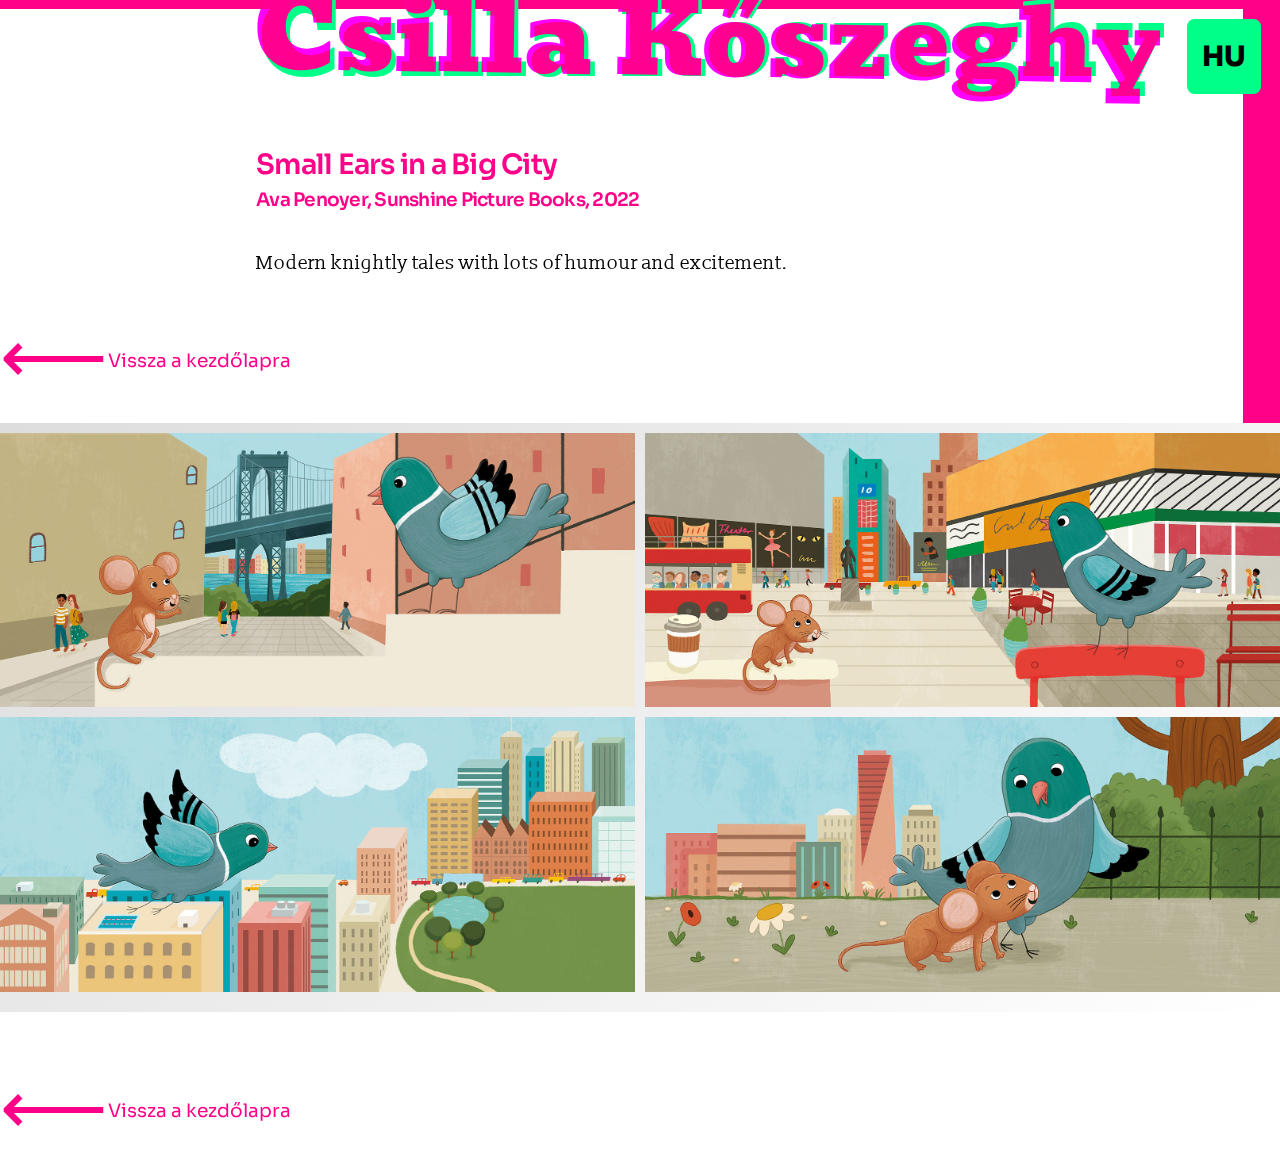
<file: smallears.html>
<!doctype html>
<html lang="en">

<head>
  <meta charset="utf-8">
  <meta name="viewport" content="width=device-width, initial-scale=1">
  <title>Csilla Kőszeghy</title>
  <link rel="stylesheet" href="css/csilla.css">
  <meta name="description" content="">

  <meta property="og:title" content="">
  <meta property="og:type" content="">
  <meta property="og:url" content="">
  <meta property="og:image" content="">

  <link rel="icon" href="/favicon.ico" sizes="any">
  <link rel="icon" href="/icon.svg" type="image/svg+xml">
  <link rel="apple-touch-icon" href="icon.png">

  <link rel="manifest" href="site.webmanifest">
  <meta name="theme-color" content="#fafafa">

  <link rel="preconnect" href="https://fonts.googleapis.com">
  <link rel="preconnect" href="https://fonts.gstatic.com" crossorigin>
  <link href="https://fonts.googleapis.com/css2?family=Bevan&family=Slabo+13px&family=Sora:wght@600;800&display=swap"
    rel="stylesheet">

</head>

<body class="item">

  <header id="page-header">
    <a href="./index.html">
    <h1 class="en" title="Csilla Kőszeghy">Csilla Kőszeghy</h1>
    <h1 class="hu" title="Kőszeghy Csilla">Kőszeghy Csilla</h1>
    </a>
    <h2 class="hu">Kis Fülek egy Nagyvárosban<span class="meta">Ava Penoyer, Sunshine Picture Books, 2022</span></h2>
    <h2 class="en">Small Ears in a Big City<span class="meta">Ava Penoyer, Sunshine Picture Books, 2022</span></h2>
    <div class="description">
      <p class="hu">Modern lovagmesék, sok-sok humorral és izgalommal.</p>
      <p class="en">Modern knightly tales with lots of humour and excitement.</p>
    </div>
    <a href="./index.html" class="home"><span>⟵</span> Vissza a kezdőlapra</a>
    <div>
      <div>
        <a href="#" class="lang hu"><span aria-hidden="true">EN</span><span class="vh">English site</span></a>
        <a href="#" class="lang en"><span aria-hidden="true">HU</span><span class="vh">Magyar oldal</span></a>
      </div>
    </div>
  </header>

  <main>
    <div id="gallery">
      <img src="img/smallears-1.jpg" alt="Csilla Kőszeghy, Small Ears">
      <img src="img/smallears-2.jpg" alt="Csilla Kőszeghy, Small Ears">
      <img src="img/smallears-3.jpg" alt="Csilla Kőszeghy, Small Ears">
      <img src="img/smallears-4.jpg" alt="Csilla Kőszeghy, Small Ears">
    </div>
    <a href="./index.html" class="home"><span>⟵</span> Vissza a kezdőlapra</a>
  </main>

  <script src="js/dyna.js"></script>

</body>

</html>
</file>
<file: css/csilla.css>
:root {
  --main-color: #ff0088;
  --secondary-color: #00ff88;
  --yellow-pale: #eeff88;
}
html {
  font: normal 400 16px/1.618034 'Slabo 13px', serif;
  font-size: 16px;
  font-size: max(calc(11px + .6vw), 14px);
  text-rendering: optimizeLegibility;
  overflow-x: hidden;
  color: #000;
  scroll-behavior: smooth;
}
body {
  background: #fff;
  scroll-behavior: smooth;
}
img {
  display: block;
  width: 100%;
  height: 100%;
}
* {
  box-sizing: border-box;
  margin: 0;
  padding: 0;
}

h1 {
  font-family: 'Bevan', serif;
  font-weight: 400;
}
h2,b,.home {
  font-family: 'Sora', sans-serif;
}
h2 {
  font-weight: 600;
  letter-spacing: -.05ex;
}
a {
  text-decoration: none;
  color: var(--main-color);
}
a:is(:hover, :focus-visible) {
  color: color-mix(in srgb, var(--secondary-color), #000);
}
b {
  font-weight: 800;
  letter-spacing: -.03ex;
}

::-moz-selection {
  background: #b3d4fc;
  text-shadow: none;
}
::selection {
  background: #b3d4fc;
  text-shadow: none;
}


.hidden,
[hidden] {
  display: none !important;
}
.vh {
  border: 0;
  clip: rect(0, 0, 0, 0);
  height: 1px;
  margin: -1px;
  overflow: hidden;
  padding: 0;
  position: absolute;
  white-space: nowrap;
  width: 1px;
}
a:has(img) {
  background: var(--main-color);
}
a img {
  transition: .5s;
}
a:is(:hover, :focus-visible) img {
  opacity: 70%;
  filter: brightness(.7) contrast(1.3);
}
.hu, html[lang="hu"] .en {display: none;}
html[lang="hu"] .hu {display: block;}

body:not(.item) #page-header h2.hu {display: none;}
body:not(.item) #page-header h2.en {display: flex;}
html[lang="hu"] body:not(.item) #page-header h2.en {display: none;}
html[lang="hu"] body:not(.item) #page-header h2.hu {display: flex;}

h1 {
  font-size: 8vw;
  white-space: nowrap;
  color: var(--main-color);
  color: color-mix(in srgb, var(--main-color) 80%, var(--yellow-pale) 20%);
  color: var(--yellow-pale);
  position: relative;
  top: -4vw;
  margin-bottom: -4vw;
  text-align: right;
  margin-right: 6vw;

  @media (max-width: 640px) {
    font-size: 10.5vw;
    top: 0;
    margin: 0;
    text-align: center;
  }
}
h1::after {
  content: attr(title);
  color: var(--main-color);
  mix-blend-mode: hard-light;
  pointer-events: none;
  position: absolute;
  right: 4px;
  top: 0;
  transform: rotate(-1deg);
  transition: .2s cubic-bezier(.1, -5, 1, 5);
}
a:is(:hover, :focus-visible) h1 {
  color: var(--secondary-color);
}
a:is(:hover, :focus-visible) h1::after {
transform: rotate(1deg);


}
#page-header div, #page-header {
  display: flex;
}
#page-header {
  border-right: 2rem solid var(--main-color);
  flex-direction: column;
  padding-bottom: 8rem;
  @media (max-width: 1024px) {
    padding-bottom: 4rem;
  }
  @media (max-width: 640px) {
    gap: 2rem;
    padding: 0;
  }
}
#page-header div {
  margin-right: min(4rem, 3vw);
}
#page-header > div {
  display: grid;
  grid-template-columns: 1fr 1fr;
  gap: 2rem;

  @media (max-width: 1024px) {
      grid-template-columns: 33% 1fr;
    }
  @media (max-width: 640px) {
      grid-template-columns: 1fr;
      margin-left: 4vw;
  }
}
h2 {
  color: var(--main-color);
  margin-bottom: 2.5vw;
}
body:not(.item) h2 {
  display: flex;
  gap: 1em;
  font-size: min(2.5rem, 2.5vw);
  @media (min-width: 1025px) {
      justify-content: space-between;
    }
  
  @media (max-width: 640px) {
    font-size: 5vw;
    justify-content: space-around;
  }
}
#page-header div div {
  flex-direction: column;
  max-width: 42rem;
}

/*lovacska*/
#page-header div figure {
  position: relative;
  @media (max-width: 640px) {
    width: 100%;
    height: 40vmin;
  }
}
#page-header div figure img {
  object-fit: contain;
  position: absolute;
  left: 0;
  right: 0;
  top: 0;
  bottom: 0;
}
#header-gallery, #main-gallery {
  display: grid;
  grid-template-columns: repeat(auto-fit, minmax(max(260px, 20%), 1fr));
}
#header-gallery {
  @media (max-width: 640px) {
      order: 2;
      margin-right: -2rem;
      gap: 4px;
      padding: 4px 0;
      background: #fff;
    }
}
#main-gallery {
  gap: 4px;
}
#main-gallery a img {
  min-width: 33%;
}

.lang {
  position: absolute;
  right: 1rem;
  top: 1rem;
  background: var(--secondary-color);
  color: #000;
  text-decoration: none;
  font-family: 'Sora', sans-serif;
  font-weight: 800;
  font-size: 1.5rem;
  padding: 1ex;
  border-radius: .5ex;
  @media (max-width: 640px) {
    padding: 1vmin;
    top: 16vw;
  }
}
.lang:is(:hover, :focus-visible) {
  background: var(--yellow-pale);
  color: var(--main-color);
}

@media print,
  (-webkit-min-device-pixel-ratio: 1.25),
  (min-resolution: 1.25dppx),
  (min-resolution: 120dpi) {
  /* Style adjustments for high resolution devices */
}

@media print {
  *,
  *::before,
  *::after {
    background: #fff !important;
    color: #000 !important;
    box-shadow: none !important;
    text-shadow: none !important;
  }
  a,
  a:visited {
    text-decoration: underline;
  }
  p,
  h2,
  h3 {
    orphans: 3;
    widows: 3;
  }
  h2,
  h3 {
    page-break-after: avoid;
  }
}

#gallery {
  padding: 1ex 0;
  margin-bottom: 2rem;
  background: linear-gradient(135deg,#ddd,#fff);
  @media (min-width: 840px) {
    columns: 2;
    gap: 1ex;
  }
}
#gallery.nocols {
  columns: auto;
}
#gallery img {
  margin-bottom: 1ex;
}
.home {
  color: var(--main-color);
  padding: 1ex 2rem 1ex 0;
  display: inline-flex;
  align-items: center;
  align-self: flex-start;
  margin: 2rem 0;
  border-radius: 0 2rem 2rem 0;
}
.home span {
  font-size: 4rem;
  line-height: 0;
  position: relative;
  top: -4px;
  left: 0;
  transition: left ease-in .666s;
}
.home:is(:hover,:focus-visible) {
  color: var(--yellow-pale);
  background: var(--main-color);
}
.home:is(:hover, :focus-visible) span {
  left: -2rem;
}

body.item #page-header {
  border-top: .5rem solid var(--main-color);
  padding-bottom: 0;
}
body.item #page-header div {
  display: block;
}

body.item #page-header :is(h2,.description) {
  margin: 1rem;
  max-width: min(56ch, 88vw);
  position: relative;
  left: 1rem;
  padding-right: .5ex;

  @media (min-width: 880px) {
  margin: 1rem 0;
  left: 20vw;
  }
}
.meta {
  font-size: 1rem;
  display: block;
  line-height: 1.31;
}
#educator>div {
  margin-top: 4px;
  display: grid;
  font-weight: 900;
  grid-template-columns: 1fr 2fr;
  grid-template-columns: repeat(auto-fit, minmax(200px, 1fr));
  align-items: center;
  justify-items: center;
  background: color-mix(in srgb, var(--yellow-pale) 6%, #eee);
  border-right: 2rem solid var(--main-color);
}
#educator img {
  object-fit: cover;
}
#educator p {
  padding: 4vmin;
  max-width: 64ch;
  grid-column: span 2;
}
#educator p a {
  display: block;
  font-family: 'Sora', sans-serif;
}
.contacts {
  display: grid;
  grid-template-columns: repeat(auto-fit, minmax(320px, 1fr));
  padding: 2rem;
  gap: 2rem;
}
.contacts a {
  display: flex;
  gap: 1rem;
  align-items: center;
}
.contacts svg {
  width: 4rem;
  fill: currentColor;
}
</file>
